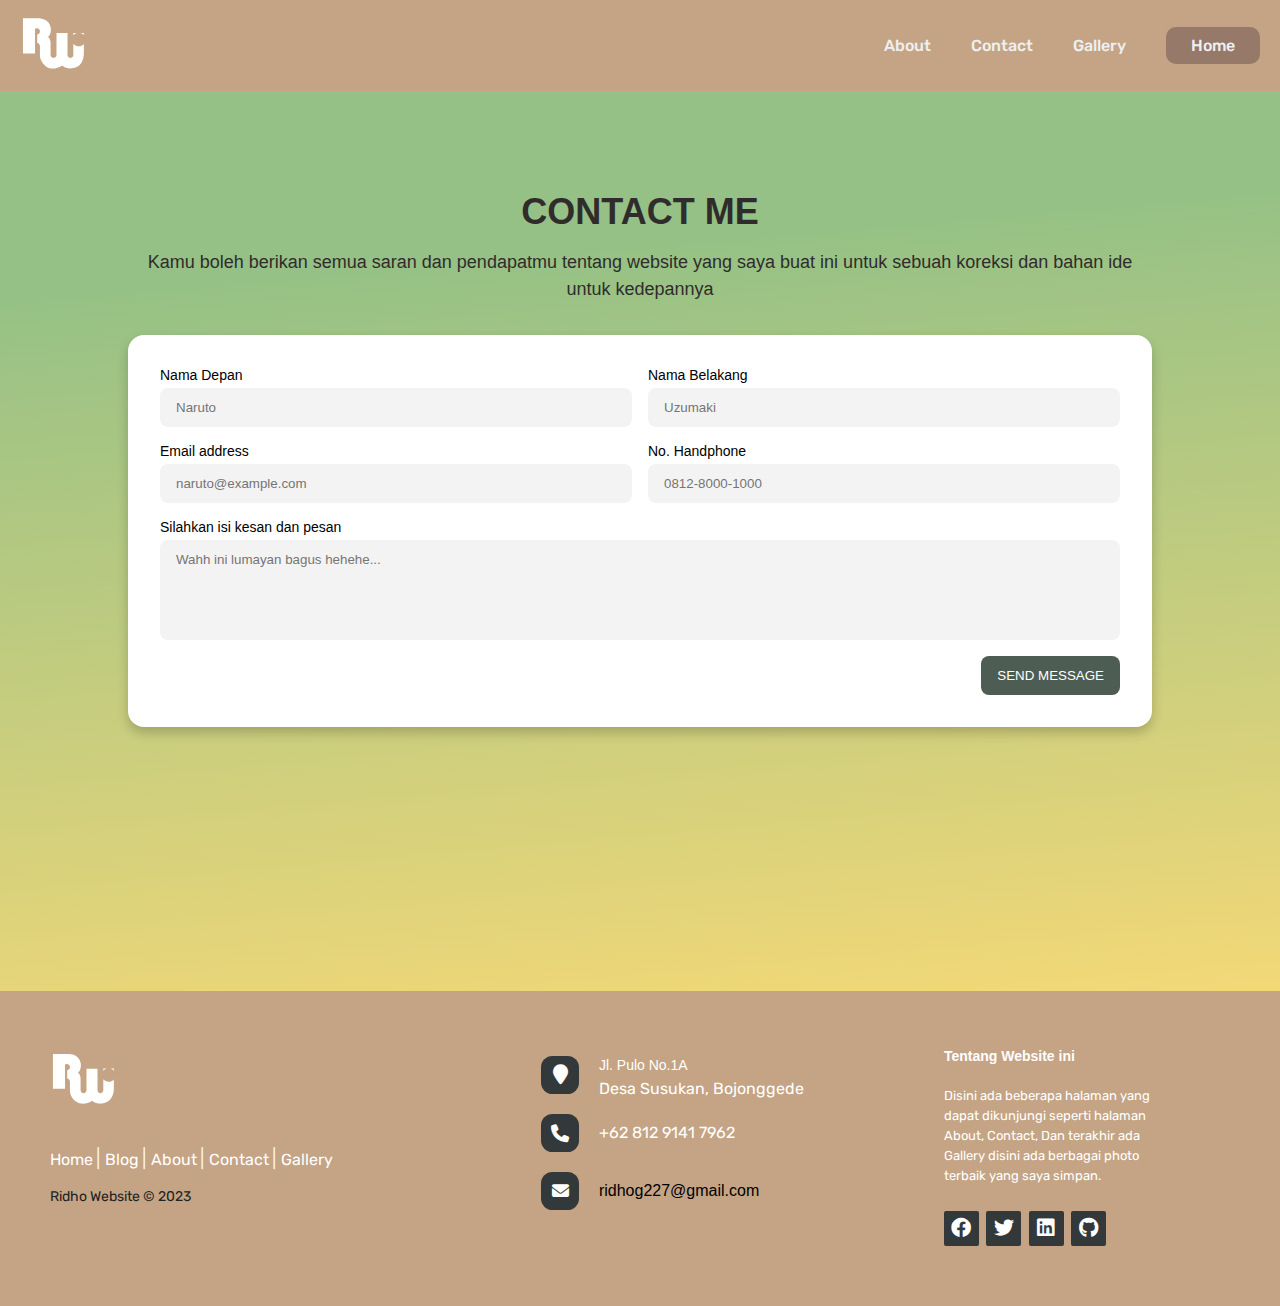
<file: contact/contact.html>
<!DOCTYPE html>
<html lang="en">
  <head>
    <meta charset="UTF-8" />
    <meta name="viewport" content="width=device-width, initial-scale=1.0" />
    <title>Ridho Website</title>
    <link rel="stylesheet" href="../style.css" />
    <link rel="stylesheet" href="contact.css" />
    <link rel="preconnect" href="https://fonts.googleapis.com" />
    <link rel="preconnect" href="https://fonts.gstatic.com" crossorigin />
    <link
      href="https://fonts.googleapis.com/css2?family=Barlow:wght@500&display=swap"
      rel="stylesheet"
    />
    <link href="https://fonts.googleapis.com/css2?family=Rubik&display=swap" rel="stylesheet" />
    <link href="https://fonts.googleapis.com/css2?family=Lobster&display=swap" rel="stylesheet" />
    <link href="https://fonts.googleapis.com/css?family=Lato" rel="stylesheet" type="text/css" />
    <link rel="stylesheet" href="../depedencies/fontawesome-free-6.4.0-web/css/all.css" />
    <link
      rel="stylesheet"
      href="../depedencies/samcome-webfont-medical-icons/webfont-medical-icons/css/wfmi-style.css"
    />
  </head>
  <body>
    <!--Bagian Header-->
    <header>
      <a class="logo" href="/"><img src="../images/logo.svg" alt="logo" /></a>
      <nav>
        <ul class="nav__links">
          <li><a href="about/about.html">About</a></li>
          <li><a href="contact/contact.html">Contact</a></li>
          <li><a href="#">Gallery</a></li>
        </ul>
      </nav>
      <a class="cta" href="#">Home</a>
      <p class="menu cta">Menu</p>
    </header>
    <div id="mobile__menu" class="overlay">
      <a class="close">&times;</a>
      <div class="overlay__content">
        <a href="#">About</a>
        <a href="#">Contact</a>
        <a href="#">Gallery</a>
      </div>
    </div>
    <script type="text/javascript" src="../javascript/script.js"></script>

    <!--Bagian Contact Form-->
    <section class="section-contact">
      <div class="container">
        <h1>Contact Me</h1>
        <p>
          Kamu boleh berikan semua saran dan pendapatmu tentang website yang saya buat ini untuk
          sebuah koreksi dan bahan ide untuk kedepannya
        </p>
        <!--start of contact form-->
        <form action="https://formsubmit.co/mridhosmkwi@gmail.com" method="post">
          <!--first name input-->
          <div class="form-group">
            <label for="firstname">Nama Depan</label>
            <input
              type="text"
              name="Nama_Depan"
              id="firstname"
              required
              class="form-element"
              placeholder="Naruto"
            />
          </div>
          <!--last name input-->
          <div class="form-group">
            <label for="lastname">Nama Belakang</label>
            <input
              type="text"
              name="Nama_Belakang"
              id="lastname"
              required
              class="form-element"
              placeholder="Uzumaki"
            />
          </div>
          <!--email input-->
          <div class="form-group">
            <label for="email">Email address</label>
            <input
              type="email"
              name="Email"
              id="email"
              required
              class="form-element"
              placeholder="naruto@example.com"
            />
          </div>
          <div class="form-group">
            <label for="company">No. Handphone</label>
            <input
              type="tel"
              name="No_Handphone"
              id="company"
              class="form-element"
              placeholder="0812-8000-1000"
              required
              pattern="[0-9]{4}-[0-9]{4}-[0-9]{4}"
            />
          </div>
          <div class="form-group full">
            <label for="message">Silahkan isi kesan dan pesan</label>
            <textarea
              name="Pesan"
              id="message"
              class="form-element"
              placeholder="Wahh ini lumayan bagus hehehe..."
            ></textarea>
          </div>
          <div class="submit-group">
            <input type="submit" value="SEND MESSAGE" />
          </div>
        </form>
      </div>
    </section>

    <!--Bagian footer-->
    <footer class="footer-distributed">
      <div class="footer-left">
        <h1><img src="../images/logo.svg" alt="logo" /></h1>
        <p class="footer-links">
          <a href="#" class="link-1">Home</a>
          <a href="#">Blog</a>
          <a href="#">About</a>
          <a href="#">Contact</a>
          <a href="#">Gallery</a>
        </p>
        <p class="footer-company-name">Ridho Website © 2023</p>
      </div>

      <div class="footer-center">
        <div>
          <i class="fa fa-map-marker"></i>
          <p><span>Jl. Pulo No.1A</span> Desa Susukan, Bojonggede</p>
        </div>

        <div>
          <i class="fa fa-phone"></i>
          <p>+62 812 9141 7962</p>
        </div>

        <div>
          <i class="fa fa-envelope"></i>
          <p><a href="mailto:support@company.com"> ridhog227@gmail.com</a></p>
        </div>
      </div>

      <div class="footer-right">
        <p class="footer-company-about">
          <span>Tentang Website ini</span>
          Disini ada beberapa halaman yang dapat dikunjungi seperti halaman About, Contact, Dan
          terakhir ada Gallery disini ada berbagai photo terbaik yang saya simpan.
        </p>

        <div class="footer-icons">
          <a href="#"><i class="fa-brands fa-facebook"></i></a>
          <a href="#"><i class="fa-brands fa-twitter"></i></a>
          <a href="#"><i class="fa-brands fa-linkedin"></i></a>
          <a href="#"><i class="fa-brands fa-github"></i></a>
        </div>
      </div>
    </footer>
  </body>
</html>
</file>
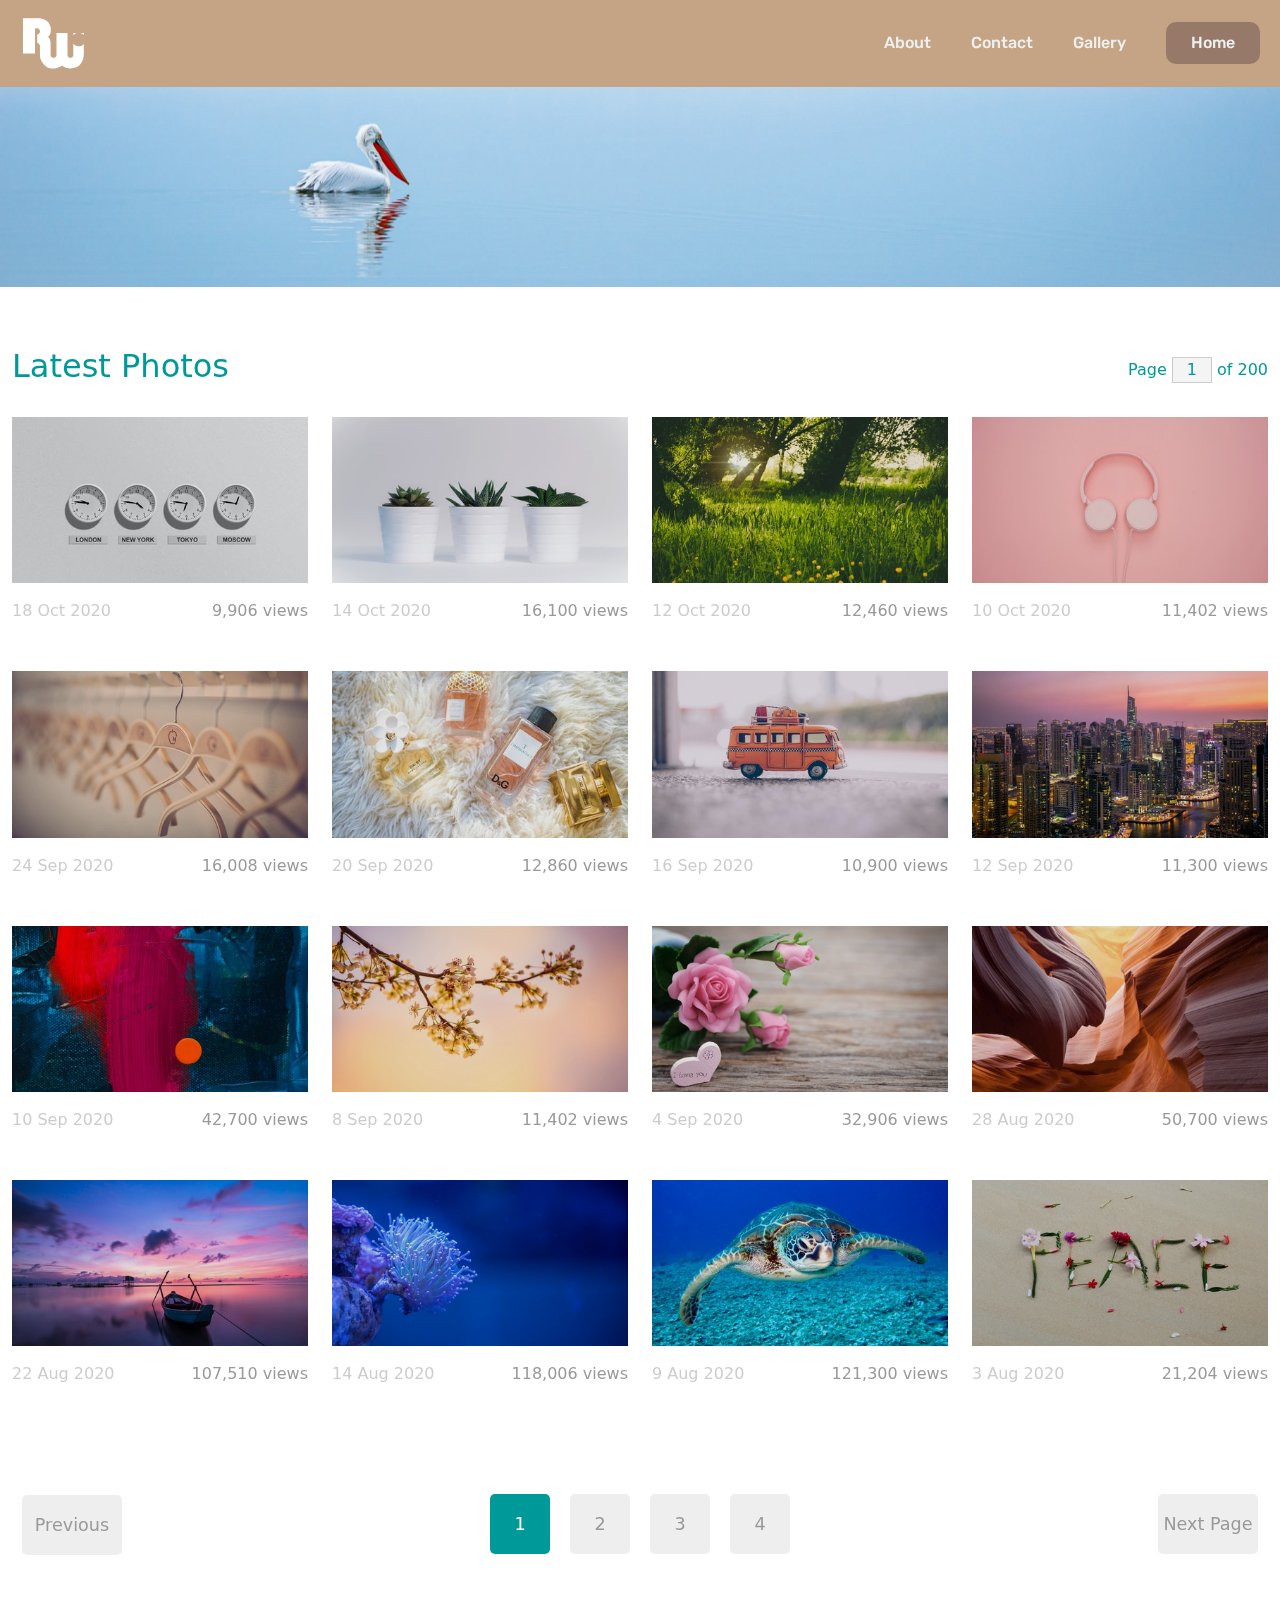
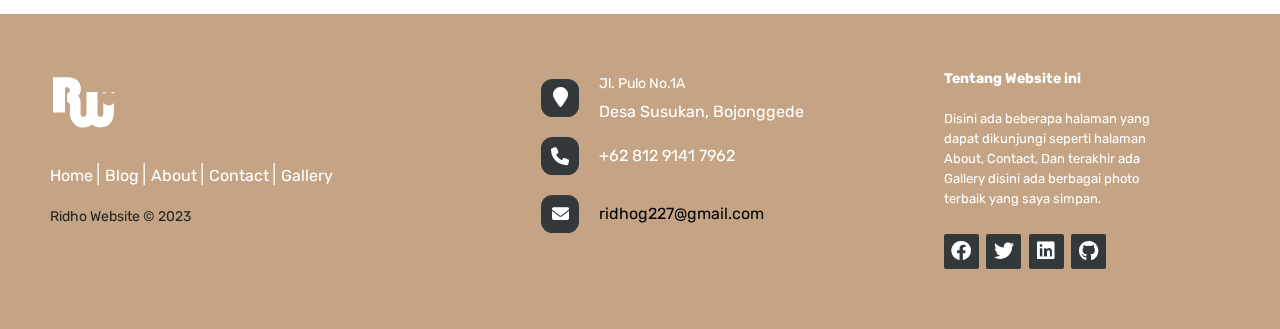
<file: gallery/gallery.html>
<!DOCTYPE html>
<html lang="id">
  <head>
    <meta charset="UTF-8" />
    <meta name="viewport" content="width=device-width, initial-scale=1.0" />
    <title>Ridho Website</title>
    <link rel="stylesheet" href="../style.css" />
    <link rel="stylesheet" href="templatemo-style.css" />
    <link rel="stylesheet" href="bootstrap.min.css" />
    <link rel="preconnect" href="https://fonts.googleapis.com" />
    <link rel="preconnect" href="https://fonts.gstatic.com" crossorigin />
    <link
      href="https://fonts.googleapis.com/css2?family=Barlow:wght@500&display=swap"
      rel="stylesheet"
    />
    <link href="https://fonts.googleapis.com/css2?family=Rubik&display=swap" rel="stylesheet" />
    <link href="https://fonts.googleapis.com/css2?family=Lobster&display=swap" rel="stylesheet" />
    <link href="https://fonts.googleapis.com/css?family=Lato" rel="stylesheet" type="text/css" />
    <link href="../depedencies/fontawesome-free-6.4.0-web/css/all.css" rel="stylesheet" />
  </head>
  <body>
    <!--Bagian Header-->
    <header>
      <a class="logo" href="/"><img src="../images/logo.svg" alt="logo" /></a>
      <div>
        <ul class="nav__links">
          <li><a href="../about/about.html">About</a></li>
          <li><a href="../contact/contact.html">Contact</a></li>
          <li><a href="#">Gallery</a></li>
        </ul>
      </div>
      <a class="cta" href="../index.html">Home</a>
      <p class="menu cta">Menu</p>
    </header>
    <div id="mobile__menu" class="overlay">
      <a class="close">&times;</a>
      <div class="overlay__content">
        <a href="#">About</a>
        <a href="#">Contact</a>
        <a href="#">Gallery</a>
      </div>
    </div>
    <script type="text/javascript" src="../javascript/script.js"></script>

    <!--Bagian Gallery-->
    <div
      class="tm-hero d-flex justify-content-center align-items-center"
      data-parallax="scroll"
      data-image-src="img/hero.jpg"
    ></div>
    <div class="container-fluid tm-container-content tm-mt-60">
      <div class="row mb-4">
        <h2 class="col-6 tm-text-primary">Latest Photos</h2>
        <div class="col-6 d-flex justify-content-end align-items-center">
          <form action="" class="tm-text-primary">
            Page <input type="text" value="1" size="1" class="tm-input-paging tm-text-primary" /> of
            200
          </form>
        </div>
      </div>
      <div class="row tm-mb-90 tm-gallery">
        <div class="col-xl-3 col-lg-4 col-md-6 col-sm-6 col-12 mb-5">
          <figure class="effect-ming tm-video-item">
            <img src="img/img-03.jpg" alt="Image" class="img-fluid" />
            <figcaption class="d-flex align-items-center justify-content-center"></figcaption>
          </figure>
          <div class="d-flex justify-content-between tm-text-gray">
            <span class="tm-text-gray-light">18 Oct 2020</span>
            <span>9,906 views</span>
          </div>
        </div>
        <div class="col-xl-3 col-lg-4 col-md-6 col-sm-6 col-12 mb-5">
          <figure class="effect-ming tm-video-item">
            <img src="img/img-04.jpg" alt="Image" class="img-fluid" />
            <figcaption class="d-flex align-items-center justify-content-center">
              <h2>Plants</h2>
              <a href="photo-detail.html">View more</a>
            </figcaption>
          </figure>
          <div class="d-flex justify-content-between tm-text-gray">
            <span class="tm-text-gray-light">14 Oct 2020</span>
            <span>16,100 views</span>
          </div>
        </div>
        <div class="col-xl-3 col-lg-4 col-md-6 col-sm-6 col-12 mb-5">
          <figure class="effect-ming tm-video-item">
            <img src="img/img-05.jpg" alt="Image" class="img-fluid" />
            <figcaption class="d-flex align-items-center justify-content-center">
              <h2>Morning</h2>
              <a href="photo-detail.html">View more</a>
            </figcaption>
          </figure>
          <div class="d-flex justify-content-between tm-text-gray">
            <span class="tm-text-gray-light">12 Oct 2020</span>
            <span>12,460 views</span>
          </div>
        </div>
        <div class="col-xl-3 col-lg-4 col-md-6 col-sm-6 col-12 mb-5">
          <figure class="effect-ming tm-video-item">
            <img src="img/img-06.jpg" alt="Image" class="img-fluid" />
            <figcaption class="d-flex align-items-center justify-content-center">
              <h2>Pinky</h2>
              <a href="photo-detail.html">View more</a>
            </figcaption>
          </figure>
          <div class="d-flex justify-content-between tm-text-gray">
            <span class="tm-text-gray-light">10 Oct 2020</span>
            <span>11,402 views</span>
          </div>
        </div>
        <div class="col-xl-3 col-lg-4 col-md-6 col-sm-6 col-12 mb-5">
          <figure class="effect-ming tm-video-item">
            <img src="img/img-01.jpg" alt="Image" class="img-fluid" />
            <figcaption class="d-flex align-items-center justify-content-center">
              <h2>Hangers</h2>
              <a href="photo-detail.html">View more</a>
            </figcaption>
          </figure>
          <div class="d-flex justify-content-between tm-text-gray">
            <span class="tm-text-gray-light">24 Sep 2020</span>
            <span>16,008 views</span>
          </div>
        </div>
        <div class="col-xl-3 col-lg-4 col-md-6 col-sm-6 col-12 mb-5">
          <figure class="effect-ming tm-video-item">
            <img src="img/img-02.jpg" alt="Image" class="img-fluid" />
            <figcaption class="d-flex align-items-center justify-content-center">
              <h2>Perfumes</h2>
              <a href="photo-detail.html">View more</a>
            </figcaption>
          </figure>
          <div class="d-flex justify-content-between tm-text-gray">
            <span class="tm-text-gray-light">20 Sep 2020</span>
            <span>12,860 views</span>
          </div>
        </div>
        <div class="col-xl-3 col-lg-4 col-md-6 col-sm-6 col-12 mb-5">
          <figure class="effect-ming tm-video-item">
            <img src="img/img-07.jpg" alt="Image" class="img-fluid" />
            <figcaption class="d-flex align-items-center justify-content-center">
              <h2>Bus</h2>
              <a href="photo-detail.html">View more</a>
            </figcaption>
          </figure>
          <div class="d-flex justify-content-between tm-text-gray">
            <span class="tm-text-gray-light">16 Sep 2020</span>
            <span>10,900 views</span>
          </div>
        </div>
        <div class="col-xl-3 col-lg-4 col-md-6 col-sm-6 col-12 mb-5">
          <figure class="effect-ming tm-video-item">
            <img src="img/img-08.jpg" alt="Image" class="img-fluid" />
            <figcaption class="d-flex align-items-center justify-content-center">
              <h2>New York</h2>
              <a href="photo-detail.html">View more</a>
            </figcaption>
          </figure>
          <div class="d-flex justify-content-between tm-text-gray">
            <span class="tm-text-gray-light">12 Sep 2020</span>
            <span>11,300 views</span>
          </div>
        </div>
        <div class="col-xl-3 col-lg-4 col-md-6 col-sm-6 col-12 mb-5">
          <figure class="effect-ming tm-video-item">
            <img src="img/img-09.jpg" alt="Image" class="img-fluid" />
            <figcaption class="d-flex align-items-center justify-content-center">
              <h2>Abstract</h2>
              <a href="photo-detail.html">View more</a>
            </figcaption>
          </figure>
          <div class="d-flex justify-content-between tm-text-gray">
            <span class="tm-text-gray-light">10 Sep 2020</span>
            <span>42,700 views</span>
          </div>
        </div>
        <div class="col-xl-3 col-lg-4 col-md-6 col-sm-6 col-12 mb-5">
          <figure class="effect-ming tm-video-item">
            <img src="img/img-10.jpg" alt="Image" class="img-fluid" />
            <figcaption class="d-flex align-items-center justify-content-center">
              <h2>Flowers</h2>
              <a href="photo-detail.html">View more</a>
            </figcaption>
          </figure>
          <div class="d-flex justify-content-between tm-text-gray">
            <span class="tm-text-gray-light">8 Sep 2020</span>
            <span>11,402 views</span>
          </div>
        </div>
        <div class="col-xl-3 col-lg-4 col-md-6 col-sm-6 col-12 mb-5">
          <figure class="effect-ming tm-video-item">
            <img src="img/img-11.jpg" alt="Image" class="img-fluid" />
            <figcaption class="d-flex align-items-center justify-content-center">
              <h2>Rosy</h2>
              <a href="photo-detail.html">View more</a>
            </figcaption>
          </figure>
          <div class="d-flex justify-content-between tm-text-gray">
            <span class="tm-text-gray-light">4 Sep 2020</span>
            <span>32,906 views</span>
          </div>
        </div>
        <div class="col-xl-3 col-lg-4 col-md-6 col-sm-6 col-12 mb-5">
          <figure class="effect-ming tm-video-item">
            <img src="img/img-12.jpg" alt="Image" class="img-fluid" />
            <figcaption class="d-flex align-items-center justify-content-center">
              <h2>Rocki</h2>
              <a href="photo-detail.html">View more</a>
            </figcaption>
          </figure>
          <div class="d-flex justify-content-between tm-text-gray">
            <span class="tm-text-gray-light">28 Aug 2020</span>
            <span>50,700 views</span>
          </div>
        </div>
        <div class="col-xl-3 col-lg-4 col-md-6 col-sm-6 col-12 mb-5">
          <figure class="effect-ming tm-video-item">
            <img src="img/img-13.jpg" alt="Image" class="img-fluid" />
            <figcaption class="d-flex align-items-center justify-content-center">
              <h2>Purple</h2>
              <a href="photo-detail.html">View more</a>
            </figcaption>
          </figure>
          <div class="d-flex justify-content-between tm-text-gray">
            <span class="tm-text-gray-light">22 Aug 2020</span>
            <span>107,510 views</span>
          </div>
        </div>
        <div class="col-xl-3 col-lg-4 col-md-6 col-sm-6 col-12 mb-5">
          <figure class="effect-ming tm-video-item">
            <img src="img/img-14.jpg" alt="Image" class="img-fluid" />
            <figcaption class="d-flex align-items-center justify-content-center">
              <h2>Sea</h2>
              <a href="photo-detail.html">View more</a>
            </figcaption>
          </figure>
          <div class="d-flex justify-content-between tm-text-gray">
            <span class="tm-text-gray-light">14 Aug 2020</span>
            <span>118,006 views</span>
          </div>
        </div>
        <div class="col-xl-3 col-lg-4 col-md-6 col-sm-6 col-12 mb-5">
          <figure class="effect-ming tm-video-item">
            <img src="img/img-15.jpg" alt="Image" class="img-fluid" />
            <figcaption class="d-flex align-items-center justify-content-center">
              <h2>Turtle</h2>
              <a href="photo-detail.html">View more</a>
            </figcaption>
          </figure>
          <div class="d-flex justify-content-between tm-text-gray">
            <span class="tm-text-gray-light">9 Aug 2020</span>
            <span>121,300 views</span>
          </div>
        </div>
        <div class="col-xl-3 col-lg-4 col-md-6 col-sm-6 col-12 mb-5">
          <figure class="effect-ming tm-video-item">
            <img src="img/img-16.jpg" alt="Image" class="img-fluid" />
            <figcaption class="d-flex align-items-center justify-content-center">
              <h2>Peace</h2>
              <a href="photo-detail.html">View more</a>
            </figcaption>
          </figure>
          <div class="d-flex justify-content-between tm-text-gray">
            <span class="tm-text-gray-light">3 Aug 2020</span>
            <span>21,204 views</span>
          </div>
        </div>
      </div>
      <!-- row -->
      <div class="row tm-mb-90">
        <div class="col-12 d-flex justify-content-between align-items-center tm-paging-col">
          <a href="javascript:void(0);" class="tm-btn-prev mb-2 disabled">Previous</a>
          <div class="tm-paging d-flex">
            <a href="javascript:void(0);" class="active tm-paging-link">1</a>
            <a href="javascript:void(0);" class="tm-paging-link">2</a>
            <a href="javascript:void(0);" class="tm-paging-link">3</a>
            <a href="javascript:void(0);" class="tm-paging-link">4</a>
          </div>
          <a href="javascript:void(0);" class="tm-btn-next">Next Page</a>
        </div>
      </div>
    </div>
    <script src="../javascript/plugins.js"></script>

    <!--Bagian footer-->
    <footer class="footer-distributed">
      <div class="footer-left">
        <h1><img src="../images/logo.svg" alt="logo" /></h1>
        <p class="footer-links">
          <a href="#" class="link-1">Home</a>
          <a href="#">Blog</a>
          <a href="#">About</a>
          <a href="#">Contact</a>
          <a href="#">Gallery</a>
        </p>

        <p class="footer-company-name">Ridho Website © 2023</p>
      </div>

      <div class="footer-center">
        <div>
          <i class="fa fa-map-marker"></i>
          <p><span>Jl. Pulo No.1A</span> Desa Susukan, Bojonggede</p>
        </div>

        <div>
          <i class="fa fa-phone"></i>
          <p>+62 812 9141 7962</p>
        </div>

        <div>
          <i class="fa fa-envelope"></i>
          <p><a href="mailto:support@company.com"> ridhog227@gmail.com</a></p>
        </div>
      </div>

      <div class="footer-right">
        <p class="footer-company-about">
          <span>Tentang Website ini</span>
          Disini ada beberapa halaman yang dapat dikunjungi seperti halaman About, Contact, Dan
          terakhir ada Gallery disini ada berbagai photo terbaik yang saya simpan.
        </p>

        <div class="footer-icons">
          <a href="#"><i class="fa-brands fa-facebook"></i></a>
          <a href="#"><i class="fa-brands fa-twitter"></i></a>
          <a href="#"><i class="fa-brands fa-linkedin"></i></a>
          <a href="#"><i class="fa-brands fa-github"></i></a>
        </div>
      </div>
    </footer>
  </body>
</html>
</file>
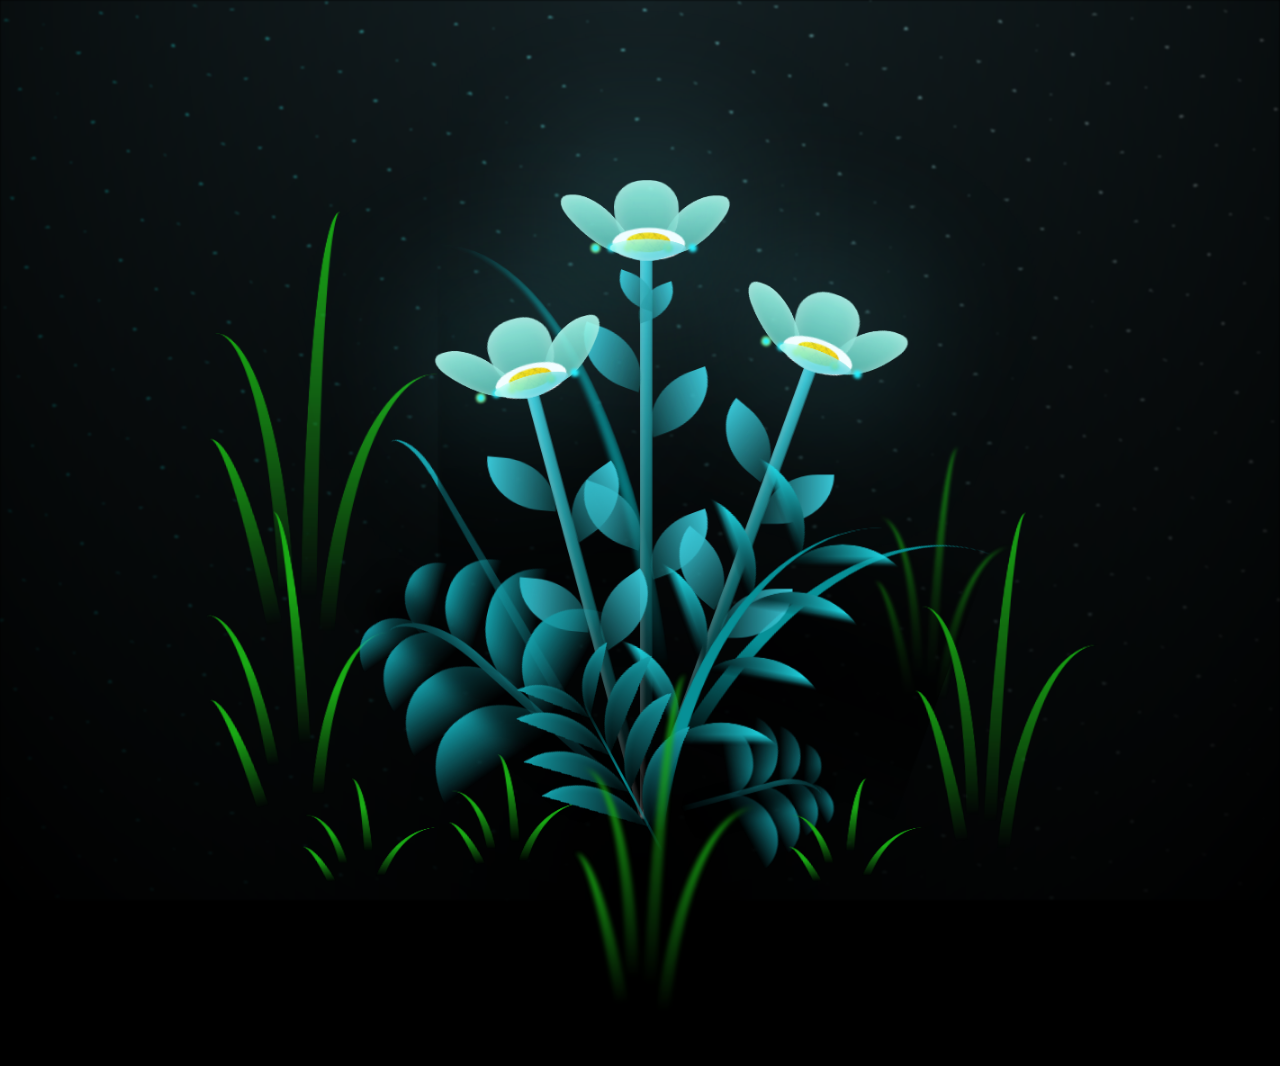
<file: images/bunga/flower.html>
<!DOCTYPE html>
<html lang="en">
  <head>
    <meta charset="UTF-8" />
    <meta http-equiv="X-UA-Compatible" content="IE=edge" />
    <meta name="viewport" content="width=device-width, initial-scale=1.0" />
    <link rel="stylesheet" href="css/main.css" />
    <link rel="icon" href="img/flowers.png" type="image/x-icon" />
    <title>flowers</title>
  </head>
  <body class="container">
    <div class="night"></div>
    <div class="flowers">
      <div class="flower flower--1">
        <div class="flower__leafs flower__leafs--1">
          <div class="flower__leaf flower__leaf--1"></div>
          <div class="flower__leaf flower__leaf--2"></div>
          <div class="flower__leaf flower__leaf--3"></div>
          <div class="flower__leaf flower__leaf--4"></div>
          <div class="flower__white-circle"></div>

          <div class="flower__light flower__light--1"></div>
          <div class="flower__light flower__light--2"></div>
          <div class="flower__light flower__light--3"></div>
          <div class="flower__light flower__light--4"></div>
          <div class="flower__light flower__light--5"></div>
          <div class="flower__light flower__light--6"></div>
          <div class="flower__light flower__light--7"></div>
          <div class="flower__light flower__light--8"></div>
        </div>
        <div class="flower__line">
          <div class="flower__line__leaf flower__line__leaf--1"></div>
          <div class="flower__line__leaf flower__line__leaf--2"></div>
          <div class="flower__line__leaf flower__line__leaf--3"></div>
          <div class="flower__line__leaf flower__line__leaf--4"></div>
          <div class="flower__line__leaf flower__line__leaf--5"></div>
          <div class="flower__line__leaf flower__line__leaf--6"></div>
        </div>
      </div>

      <div class="flower flower--2">
        <div class="flower__leafs flower__leafs--2">
          <div class="flower__leaf flower__leaf--1"></div>
          <div class="flower__leaf flower__leaf--2"></div>
          <div class="flower__leaf flower__leaf--3"></div>
          <div class="flower__leaf flower__leaf--4"></div>
          <div class="flower__white-circle"></div>

          <div class="flower__light flower__light--1"></div>
          <div class="flower__light flower__light--2"></div>
          <div class="flower__light flower__light--3"></div>
          <div class="flower__light flower__light--4"></div>
          <div class="flower__light flower__light--5"></div>
          <div class="flower__light flower__light--6"></div>
          <div class="flower__light flower__light--7"></div>
          <div class="flower__light flower__light--8"></div>
        </div>
        <div class="flower__line">
          <div class="flower__line__leaf flower__line__leaf--1"></div>
          <div class="flower__line__leaf flower__line__leaf--2"></div>
          <div class="flower__line__leaf flower__line__leaf--3"></div>
          <div class="flower__line__leaf flower__line__leaf--4"></div>
        </div>
      </div>

      <div class="flower flower--3">
        <div class="flower__leafs flower__leafs--3">
          <div class="flower__leaf flower__leaf--1"></div>
          <div class="flower__leaf flower__leaf--2"></div>
          <div class="flower__leaf flower__leaf--3"></div>
          <div class="flower__leaf flower__leaf--4"></div>
          <div class="flower__white-circle"></div>

          <div class="flower__light flower__light--1"></div>
          <div class="flower__light flower__light--2"></div>
          <div class="flower__light flower__light--3"></div>
          <div class="flower__light flower__light--4"></div>
          <div class="flower__light flower__light--5"></div>
          <div class="flower__light flower__light--6"></div>
          <div class="flower__light flower__light--7"></div>
          <div class="flower__light flower__light--8"></div>
        </div>
        <div class="flower__line">
          <div class="flower__line__leaf flower__line__leaf--1"></div>
          <div class="flower__line__leaf flower__line__leaf--2"></div>
          <div class="flower__line__leaf flower__line__leaf--3"></div>
          <div class="flower__line__leaf flower__line__leaf--4"></div>
        </div>
      </div>

      <div class="grow-ans" style="--d: 1.2s">
        <div class="flower__g-long">
          <div class="flower__g-long__top"></div>
          <div class="flower__g-long__bottom"></div>
        </div>
      </div>

      <div class="growing-grass">
        <div class="flower__grass flower__grass--1">
          <div class="flower__grass--top"></div>
          <div class="flower__grass--bottom"></div>
          <div class="flower__grass__leaf flower__grass__leaf--1"></div>
          <div class="flower__grass__leaf flower__grass__leaf--2"></div>
          <div class="flower__grass__leaf flower__grass__leaf--3"></div>
          <div class="flower__grass__leaf flower__grass__leaf--4"></div>
          <div class="flower__grass__leaf flower__grass__leaf--5"></div>
          <div class="flower__grass__leaf flower__grass__leaf--6"></div>
          <div class="flower__grass__leaf flower__grass__leaf--7"></div>
          <div class="flower__grass__leaf flower__grass__leaf--8"></div>
          <div class="flower__grass__overlay"></div>
        </div>
      </div>

      <div class="growing-grass">
        <div class="flower__grass flower__grass--2">
          <div class="flower__grass--top"></div>
          <div class="flower__grass--bottom"></div>
          <div class="flower__grass__leaf flower__grass__leaf--1"></div>
          <div class="flower__grass__leaf flower__grass__leaf--2"></div>
          <div class="flower__grass__leaf flower__grass__leaf--3"></div>
          <div class="flower__grass__leaf flower__grass__leaf--4"></div>
          <div class="flower__grass__leaf flower__grass__leaf--5"></div>
          <div class="flower__grass__leaf flower__grass__leaf--6"></div>
          <div class="flower__grass__leaf flower__grass__leaf--7"></div>
          <div class="flower__grass__leaf flower__grass__leaf--8"></div>
          <div class="flower__grass__overlay"></div>
        </div>
      </div>

      <div class="grow-ans" style="--d: 2.4s">
        <div class="flower__g-right flower__g-right--1">
          <div class="leaf"></div>
        </div>
      </div>

      <div class="grow-ans" style="--d: 2.8s">
        <div class="flower__g-right flower__g-right--2">
          <div class="leaf"></div>
        </div>
      </div>

      <div class="grow-ans" style="--d: 2.8s">
        <div class="flower__g-front">
          <div class="flower__g-front__leaf-wrapper flower__g-front__leaf-wrapper--1">
            <div class="flower__g-front__leaf"></div>
          </div>
          <div class="flower__g-front__leaf-wrapper flower__g-front__leaf-wrapper--2">
            <div class="flower__g-front__leaf"></div>
          </div>
          <div class="flower__g-front__leaf-wrapper flower__g-front__leaf-wrapper--3">
            <div class="flower__g-front__leaf"></div>
          </div>
          <div class="flower__g-front__leaf-wrapper flower__g-front__leaf-wrapper--4">
            <div class="flower__g-front__leaf"></div>
          </div>
          <div class="flower__g-front__leaf-wrapper flower__g-front__leaf-wrapper--5">
            <div class="flower__g-front__leaf"></div>
          </div>
          <div class="flower__g-front__leaf-wrapper flower__g-front__leaf-wrapper--6">
            <div class="flower__g-front__leaf"></div>
          </div>
          <div class="flower__g-front__leaf-wrapper flower__g-front__leaf-wrapper--7">
            <div class="flower__g-front__leaf"></div>
          </div>
          <div class="flower__g-front__leaf-wrapper flower__g-front__leaf-wrapper--8">
            <div class="flower__g-front__leaf"></div>
          </div>
          <div class="flower__g-front__line"></div>
        </div>
      </div>

      <div class="grow-ans" style="--d: 3.2s">
        <div class="flower__g-fr">
          <div class="leaf"></div>
          <div class="flower__g-fr__leaf flower__g-fr__leaf--1"></div>
          <div class="flower__g-fr__leaf flower__g-fr__leaf--2"></div>
          <div class="flower__g-fr__leaf flower__g-fr__leaf--3"></div>
          <div class="flower__g-fr__leaf flower__g-fr__leaf--4"></div>
          <div class="flower__g-fr__leaf flower__g-fr__leaf--5"></div>
          <div class="flower__g-fr__leaf flower__g-fr__leaf--6"></div>
          <div class="flower__g-fr__leaf flower__g-fr__leaf--7"></div>
          <div class="flower__g-fr__leaf flower__g-fr__leaf--8"></div>
        </div>
      </div>

      <div class="long-g long-g--0">
        <div class="grow-ans" style="--d: 3s">
          <div class="leaf leaf--0"></div>
        </div>
        <div class="grow-ans" style="--d: 2.2s">
          <div class="leaf leaf--1"></div>
        </div>
        <div class="grow-ans" style="--d: 3.4s">
          <div class="leaf leaf--2"></div>
        </div>
        <div class="grow-ans" style="--d: 3.6s">
          <div class="leaf leaf--3"></div>
        </div>
      </div>

      <div class="long-g long-g--1">
        <div class="grow-ans" style="--d: 3.6s">
          <div class="leaf leaf--0"></div>
        </div>
        <div class="grow-ans" style="--d: 3.8s">
          <div class="leaf leaf--1"></div>
        </div>
        <div class="grow-ans" style="--d: 4s">
          <div class="leaf leaf--2"></div>
        </div>
        <div class="grow-ans" style="--d: 4.2s">
          <div class="leaf leaf--3"></div>
        </div>
      </div>

      <div class="long-g long-g--2">
        <div class="grow-ans" style="--d: 4s">
          <div class="leaf leaf--0"></div>
        </div>
        <div class="grow-ans" style="--d: 4.2s">
          <div class="leaf leaf--1"></div>
        </div>
        <div class="grow-ans" style="--d: 4.4s">
          <div class="leaf leaf--2"></div>
        </div>
        <div class="grow-ans" style="--d: 4.6s">
          <div class="leaf leaf--3"></div>
        </div>
      </div>

      <div class="long-g long-g--3">
        <div class="grow-ans" style="--d: 4s">
          <div class="leaf leaf--0"></div>
        </div>
        <div class="grow-ans" style="--d: 4.2s">
          <div class="leaf leaf--1"></div>
        </div>
        <div class="grow-ans" style="--d: 3s">
          <div class="leaf leaf--2"></div>
        </div>
        <div class="grow-ans" style="--d: 3.6s">
          <div class="leaf leaf--3"></div>
        </div>
      </div>

      <div class="long-g long-g--4">
        <div class="grow-ans" style="--d: 4s">
          <div class="leaf leaf--0"></div>
        </div>
        <div class="grow-ans" style="--d: 4.2s">
          <div class="leaf leaf--1"></div>
        </div>
        <div class="grow-ans" style="--d: 3s">
          <div class="leaf leaf--2"></div>
        </div>
        <div class="grow-ans" style="--d: 3.6s">
          <div class="leaf leaf--3"></div>
        </div>
      </div>

      <div class="long-g long-g--5">
        <div class="grow-ans" style="--d: 4s">
          <div class="leaf leaf--0"></div>
        </div>
        <div class="grow-ans" style="--d: 4.2s">
          <div class="leaf leaf--1"></div>
        </div>
        <div class="grow-ans" style="--d: 3s">
          <div class="leaf leaf--2"></div>
        </div>
        <div class="grow-ans" style="--d: 3.6s">
          <div class="leaf leaf--3"></div>
        </div>
      </div>

      <div class="long-g long-g--6">
        <div class="grow-ans" style="--d: 4.2s">
          <div class="leaf leaf--0"></div>
        </div>
        <div class="grow-ans" style="--d: 4.4s">
          <div class="leaf leaf--1"></div>
        </div>
        <div class="grow-ans" style="--d: 4.6s">
          <div class="leaf leaf--2"></div>
        </div>
        <div class="grow-ans" style="--d: 4.8s">
          <div class="leaf leaf--3"></div>
        </div>
      </div>

      <div class="long-g long-g--7">
        <div class="grow-ans" style="--d: 3s">
          <div class="leaf leaf--0"></div>
        </div>
        <div class="grow-ans" style="--d: 3.2s">
          <div class="leaf leaf--1"></div>
        </div>
        <div class="grow-ans" style="--d: 3.5s">
          <div class="leaf leaf--2"></div>
        </div>
        <div class="grow-ans" style="--d: 3.6s">
          <div class="leaf leaf--3"></div>
        </div>
      </div>
    </div>
    <script src="main.js"></script>
  </body>
</html>
</file>
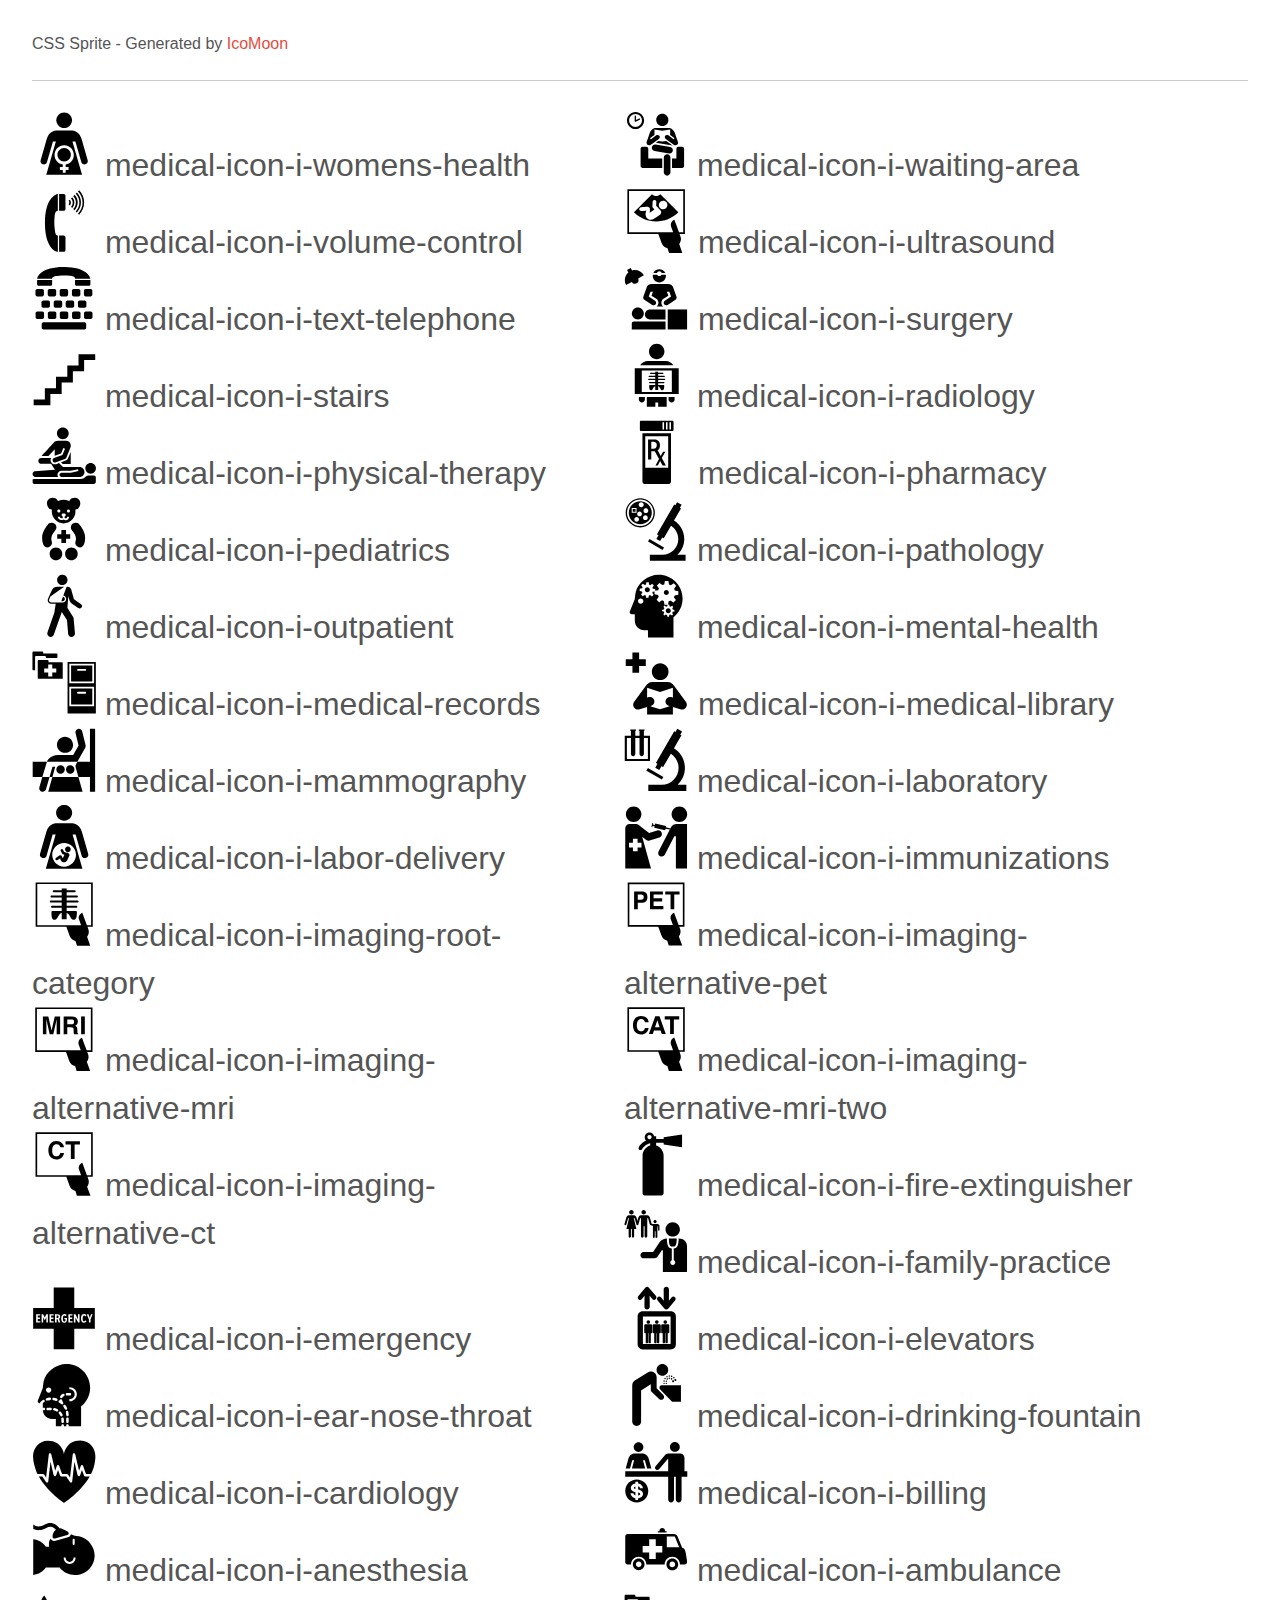
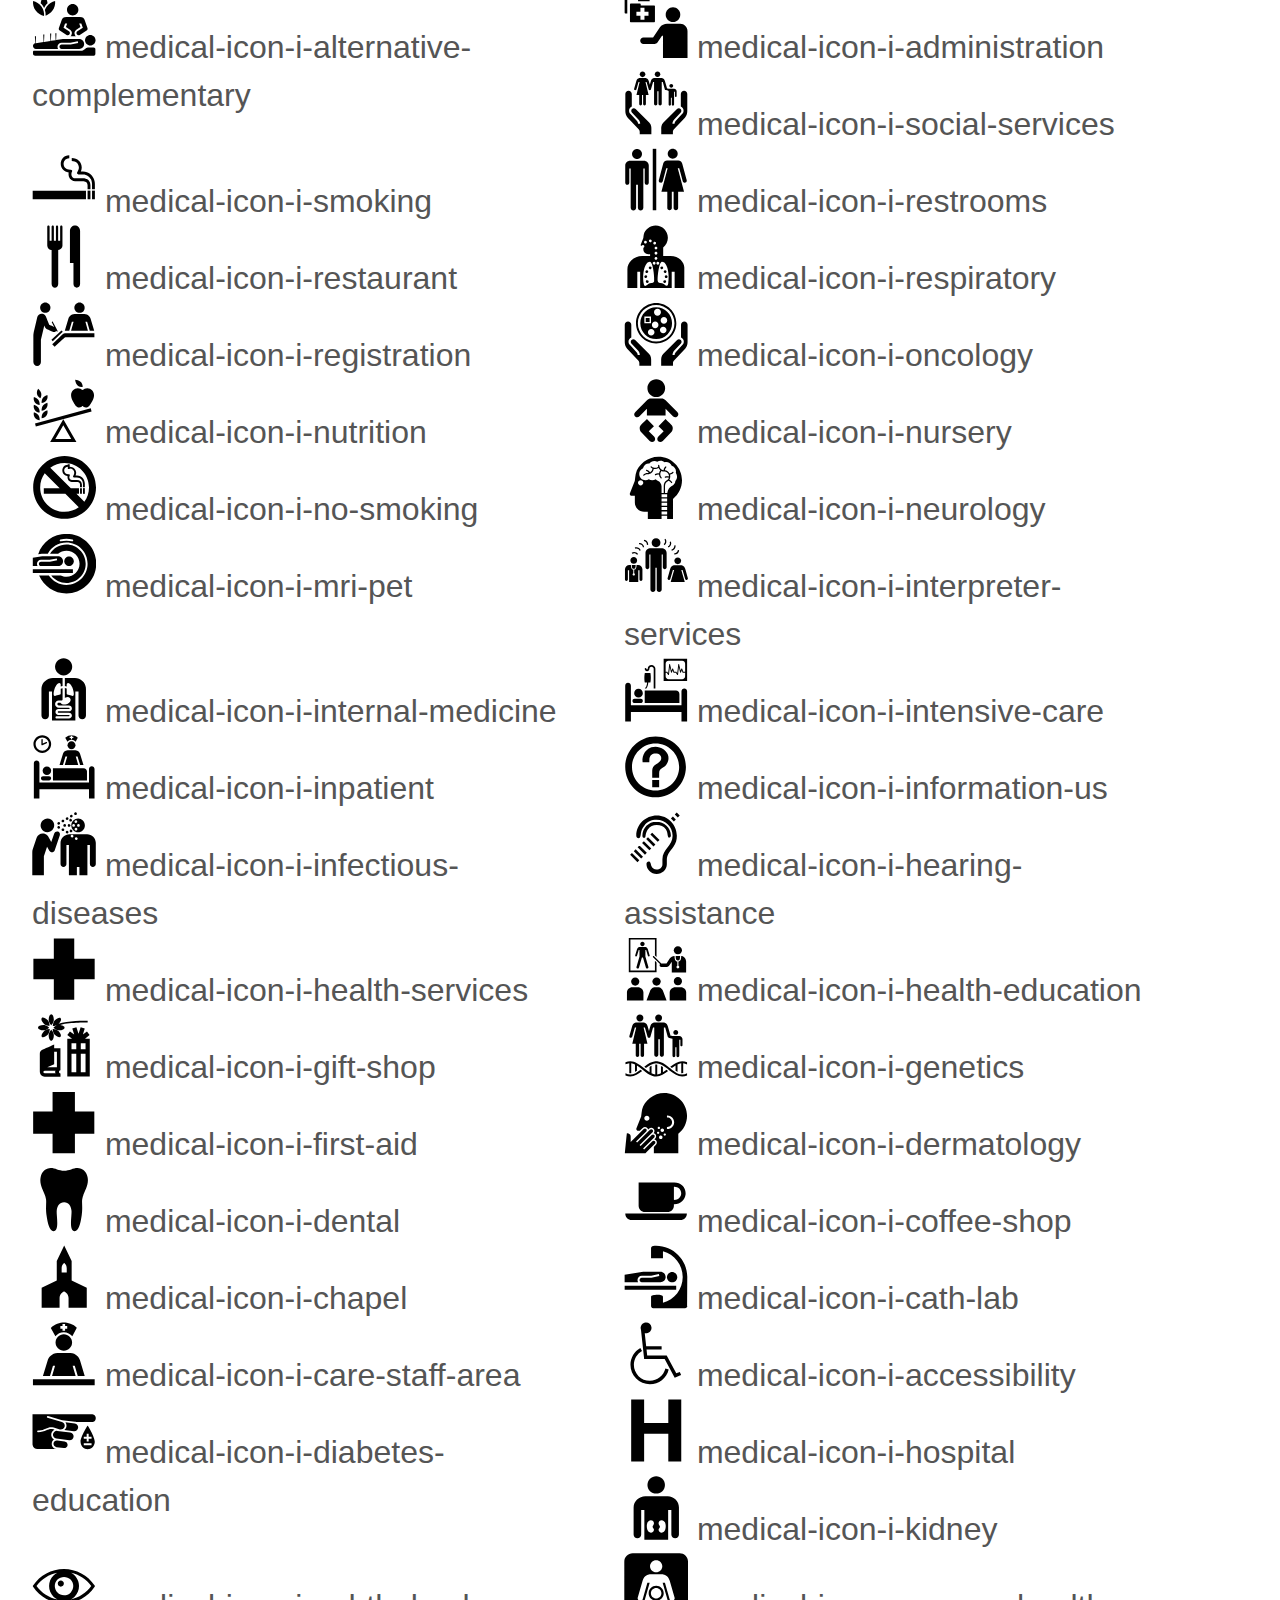
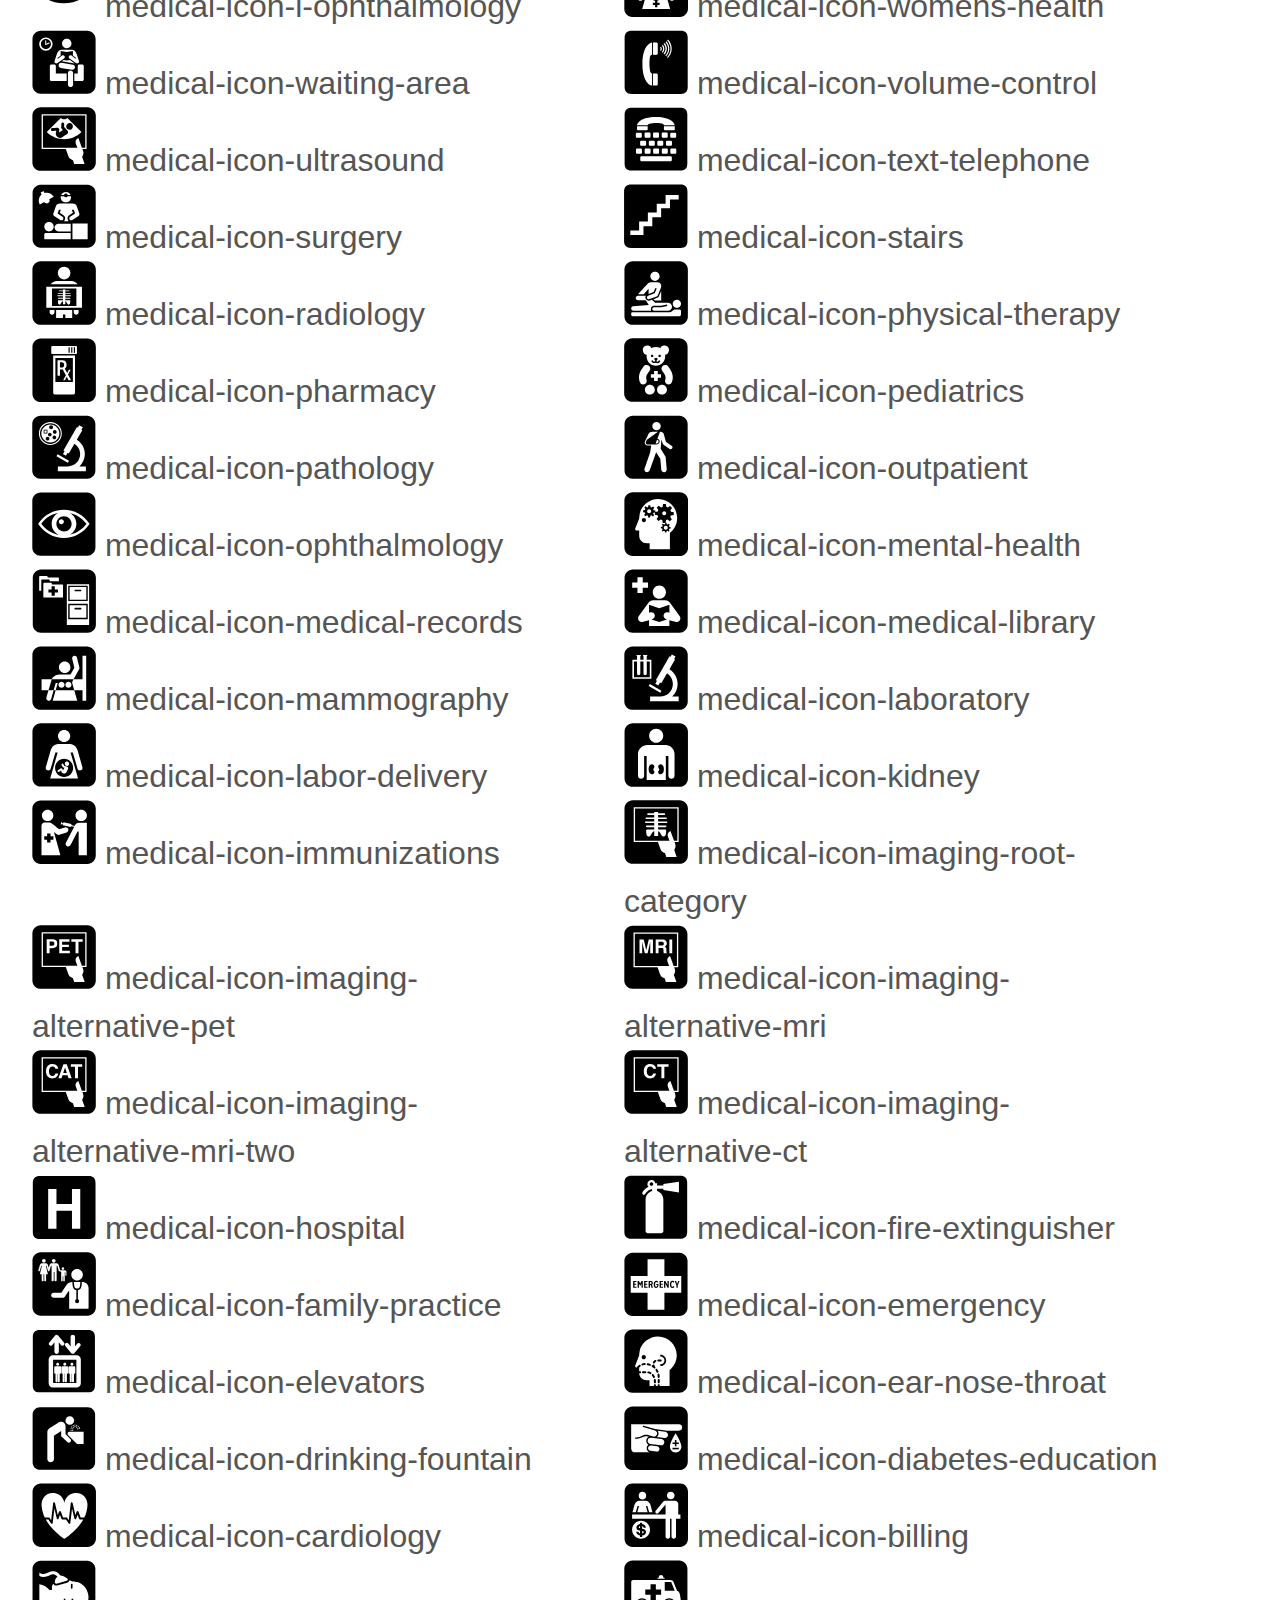
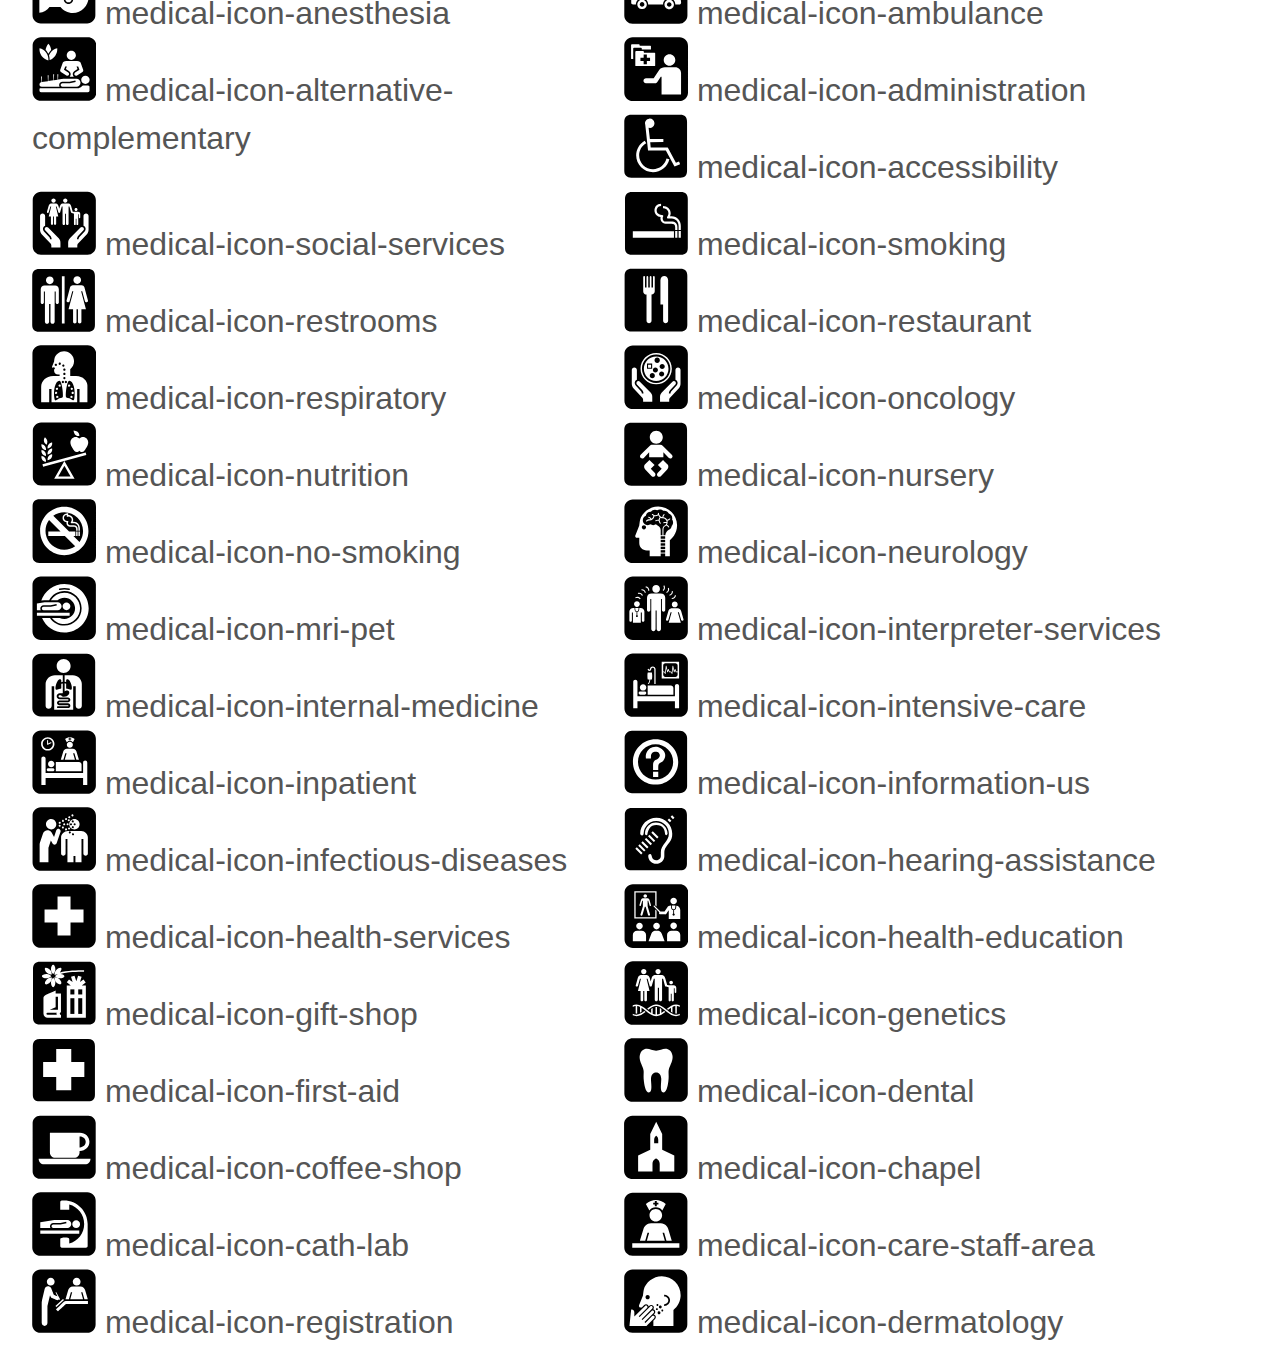
<file: depedencies/samcome-webfont-medical-icons/sprites/sprites.html>
<!doctype html>
<html>
<head>
	<title>CSS Sprite</title>
	<meta charset="utf-8">
	<meta name="viewport" content="width=device-width">
	<link href="sprites.css" rel="stylesheet">
</head>
<style>
	body {
		font-family: sans-serif;
		color: #555;
		margin: 2em;
		line-height: 1.5;
	}
	a, a:visited {
		color: #e74c3c;
		text-decoration: none;
	}
	a:hover {
		box-shadow: 0 1px;
	}
	header {
		padding-bottom: .5em;
		margin-bottom: 2em;
		box-shadow: 0 1px #ccc;
	}
	.cell {
		float: left;
		margin-right: 1.5em;
		font-size: 2em;
		color: #0;
		width: 17em;
		overflow: hidden;
	}
</style>
<body>
<header>
	<p>CSS Sprite - Generated by <a href="http://icomoon.io/app">IcoMoon</a></p>
</header>
<div class="cell"><span class="medical-icon-i-womens-health"></span> medical-icon-i-womens-health</div>
<div class="cell"><span class="medical-icon-i-waiting-area"></span> medical-icon-i-waiting-area</div>
<div class="cell"><span class="medical-icon-i-volume-control"></span> medical-icon-i-volume-control</div>
<div class="cell"><span class="medical-icon-i-ultrasound"></span> medical-icon-i-ultrasound</div>
<div class="cell"><span class="medical-icon-i-text-telephone"></span> medical-icon-i-text-telephone</div>
<div class="cell"><span class="medical-icon-i-surgery"></span> medical-icon-i-surgery</div>
<div class="cell"><span class="medical-icon-i-stairs"></span> medical-icon-i-stairs</div>
<div class="cell"><span class="medical-icon-i-radiology"></span> medical-icon-i-radiology</div>
<div class="cell"><span class="medical-icon-i-physical-therapy"></span> medical-icon-i-physical-therapy</div>
<div class="cell"><span class="medical-icon-i-pharmacy"></span> medical-icon-i-pharmacy</div>
<div class="cell"><span class="medical-icon-i-pediatrics"></span> medical-icon-i-pediatrics</div>
<div class="cell"><span class="medical-icon-i-pathology"></span> medical-icon-i-pathology</div>
<div class="cell"><span class="medical-icon-i-outpatient"></span> medical-icon-i-outpatient</div>
<div class="cell"><span class="medical-icon-i-mental-health"></span> medical-icon-i-mental-health</div>
<div class="cell"><span class="medical-icon-i-medical-records"></span> medical-icon-i-medical-records</div>
<div class="cell"><span class="medical-icon-i-medical-library"></span> medical-icon-i-medical-library</div>
<div class="cell"><span class="medical-icon-i-mammography"></span> medical-icon-i-mammography</div>
<div class="cell"><span class="medical-icon-i-laboratory"></span> medical-icon-i-laboratory</div>
<div class="cell"><span class="medical-icon-i-labor-delivery"></span> medical-icon-i-labor-delivery</div>
<div class="cell"><span class="medical-icon-i-immunizations"></span> medical-icon-i-immunizations</div>
<div class="cell"><span class="medical-icon-i-imaging-root-category"></span> medical-icon-i-imaging-root-category</div>
<div class="cell"><span class="medical-icon-i-imaging-alternative-pet"></span> medical-icon-i-imaging-alternative-pet</div>
<div class="cell"><span class="medical-icon-i-imaging-alternative-mri"></span> medical-icon-i-imaging-alternative-mri</div>
<div class="cell"><span class="medical-icon-i-imaging-alternative-mri-two"></span> medical-icon-i-imaging-alternative-mri-two</div>
<div class="cell"><span class="medical-icon-i-imaging-alternative-ct"></span> medical-icon-i-imaging-alternative-ct</div>
<div class="cell"><span class="medical-icon-i-fire-extinguisher"></span> medical-icon-i-fire-extinguisher</div>
<div class="cell"><span class="medical-icon-i-family-practice"></span> medical-icon-i-family-practice</div>
<div class="cell"><span class="medical-icon-i-emergency"></span> medical-icon-i-emergency</div>
<div class="cell"><span class="medical-icon-i-elevators"></span> medical-icon-i-elevators</div>
<div class="cell"><span class="medical-icon-i-ear-nose-throat"></span> medical-icon-i-ear-nose-throat</div>
<div class="cell"><span class="medical-icon-i-drinking-fountain"></span> medical-icon-i-drinking-fountain</div>
<div class="cell"><span class="medical-icon-i-cardiology"></span> medical-icon-i-cardiology</div>
<div class="cell"><span class="medical-icon-i-billing"></span> medical-icon-i-billing</div>
<div class="cell"><span class="medical-icon-i-anesthesia"></span> medical-icon-i-anesthesia</div>
<div class="cell"><span class="medical-icon-i-ambulance"></span> medical-icon-i-ambulance</div>
<div class="cell"><span class="medical-icon-i-alternative-complementary"></span> medical-icon-i-alternative-complementary</div>
<div class="cell"><span class="medical-icon-i-administration"></span> medical-icon-i-administration</div>
<div class="cell"><span class="medical-icon-i-social-services"></span> medical-icon-i-social-services</div>
<div class="cell"><span class="medical-icon-i-smoking"></span> medical-icon-i-smoking</div>
<div class="cell"><span class="medical-icon-i-restrooms"></span> medical-icon-i-restrooms</div>
<div class="cell"><span class="medical-icon-i-restaurant"></span> medical-icon-i-restaurant</div>
<div class="cell"><span class="medical-icon-i-respiratory"></span> medical-icon-i-respiratory</div>
<div class="cell"><span class="medical-icon-i-registration"></span> medical-icon-i-registration</div>
<div class="cell"><span class="medical-icon-i-oncology"></span> medical-icon-i-oncology</div>
<div class="cell"><span class="medical-icon-i-nutrition"></span> medical-icon-i-nutrition</div>
<div class="cell"><span class="medical-icon-i-nursery"></span> medical-icon-i-nursery</div>
<div class="cell"><span class="medical-icon-i-no-smoking"></span> medical-icon-i-no-smoking</div>
<div class="cell"><span class="medical-icon-i-neurology"></span> medical-icon-i-neurology</div>
<div class="cell"><span class="medical-icon-i-mri-pet"></span> medical-icon-i-mri-pet</div>
<div class="cell"><span class="medical-icon-i-interpreter-services"></span> medical-icon-i-interpreter-services</div>
<div class="cell"><span class="medical-icon-i-internal-medicine"></span> medical-icon-i-internal-medicine</div>
<div class="cell"><span class="medical-icon-i-intensive-care"></span> medical-icon-i-intensive-care</div>
<div class="cell"><span class="medical-icon-i-inpatient"></span> medical-icon-i-inpatient</div>
<div class="cell"><span class="medical-icon-i-information-us"></span> medical-icon-i-information-us</div>
<div class="cell"><span class="medical-icon-i-infectious-diseases"></span> medical-icon-i-infectious-diseases</div>
<div class="cell"><span class="medical-icon-i-hearing-assistance"></span> medical-icon-i-hearing-assistance</div>
<div class="cell"><span class="medical-icon-i-health-services"></span> medical-icon-i-health-services</div>
<div class="cell"><span class="medical-icon-i-health-education"></span> medical-icon-i-health-education</div>
<div class="cell"><span class="medical-icon-i-gift-shop"></span> medical-icon-i-gift-shop</div>
<div class="cell"><span class="medical-icon-i-genetics"></span> medical-icon-i-genetics</div>
<div class="cell"><span class="medical-icon-i-first-aid"></span> medical-icon-i-first-aid</div>
<div class="cell"><span class="medical-icon-i-dermatology"></span> medical-icon-i-dermatology</div>
<div class="cell"><span class="medical-icon-i-dental"></span> medical-icon-i-dental</div>
<div class="cell"><span class="medical-icon-i-coffee-shop"></span> medical-icon-i-coffee-shop</div>
<div class="cell"><span class="medical-icon-i-chapel"></span> medical-icon-i-chapel</div>
<div class="cell"><span class="medical-icon-i-cath-lab"></span> medical-icon-i-cath-lab</div>
<div class="cell"><span class="medical-icon-i-care-staff-area"></span> medical-icon-i-care-staff-area</div>
<div class="cell"><span class="medical-icon-i-accessibility"></span> medical-icon-i-accessibility</div>
<div class="cell"><span class="medical-icon-i-diabetes-education"></span> medical-icon-i-diabetes-education</div>
<div class="cell"><span class="medical-icon-i-hospital"></span> medical-icon-i-hospital</div>
<div class="cell"><span class="medical-icon-i-kidney"></span> medical-icon-i-kidney</div>
<div class="cell"><span class="medical-icon-i-ophthalmology"></span> medical-icon-i-ophthalmology</div>
<div class="cell"><span class="medical-icon-womens-health"></span> medical-icon-womens-health</div>
<div class="cell"><span class="medical-icon-waiting-area"></span> medical-icon-waiting-area</div>
<div class="cell"><span class="medical-icon-volume-control"></span> medical-icon-volume-control</div>
<div class="cell"><span class="medical-icon-ultrasound"></span> medical-icon-ultrasound</div>
<div class="cell"><span class="medical-icon-text-telephone"></span> medical-icon-text-telephone</div>
<div class="cell"><span class="medical-icon-surgery"></span> medical-icon-surgery</div>
<div class="cell"><span class="medical-icon-stairs"></span> medical-icon-stairs</div>
<div class="cell"><span class="medical-icon-radiology"></span> medical-icon-radiology</div>
<div class="cell"><span class="medical-icon-physical-therapy"></span> medical-icon-physical-therapy</div>
<div class="cell"><span class="medical-icon-pharmacy"></span> medical-icon-pharmacy</div>
<div class="cell"><span class="medical-icon-pediatrics"></span> medical-icon-pediatrics</div>
<div class="cell"><span class="medical-icon-pathology"></span> medical-icon-pathology</div>
<div class="cell"><span class="medical-icon-outpatient"></span> medical-icon-outpatient</div>
<div class="cell"><span class="medical-icon-ophthalmology"></span> medical-icon-ophthalmology</div>
<div class="cell"><span class="medical-icon-mental-health"></span> medical-icon-mental-health</div>
<div class="cell"><span class="medical-icon-medical-records"></span> medical-icon-medical-records</div>
<div class="cell"><span class="medical-icon-medical-library"></span> medical-icon-medical-library</div>
<div class="cell"><span class="medical-icon-mammography"></span> medical-icon-mammography</div>
<div class="cell"><span class="medical-icon-laboratory"></span> medical-icon-laboratory</div>
<div class="cell"><span class="medical-icon-labor-delivery"></span> medical-icon-labor-delivery</div>
<div class="cell"><span class="medical-icon-kidney"></span> medical-icon-kidney</div>
<div class="cell"><span class="medical-icon-immunizations"></span> medical-icon-immunizations</div>
<div class="cell"><span class="medical-icon-imaging-root-category"></span> medical-icon-imaging-root-category</div>
<div class="cell"><span class="medical-icon-imaging-alternative-pet"></span> medical-icon-imaging-alternative-pet</div>
<div class="cell"><span class="medical-icon-imaging-alternative-mri"></span> medical-icon-imaging-alternative-mri</div>
<div class="cell"><span class="medical-icon-imaging-alternative-mri-two"></span> medical-icon-imaging-alternative-mri-two</div>
<div class="cell"><span class="medical-icon-imaging-alternative-ct"></span> medical-icon-imaging-alternative-ct</div>
<div class="cell"><span class="medical-icon-hospital"></span> medical-icon-hospital</div>
<div class="cell"><span class="medical-icon-fire-extinguisher"></span> medical-icon-fire-extinguisher</div>
<div class="cell"><span class="medical-icon-family-practice"></span> medical-icon-family-practice</div>
<div class="cell"><span class="medical-icon-emergency"></span> medical-icon-emergency</div>
<div class="cell"><span class="medical-icon-elevators"></span> medical-icon-elevators</div>
<div class="cell"><span class="medical-icon-ear-nose-throat"></span> medical-icon-ear-nose-throat</div>
<div class="cell"><span class="medical-icon-drinking-fountain"></span> medical-icon-drinking-fountain</div>
<div class="cell"><span class="medical-icon-diabetes-education"></span> medical-icon-diabetes-education</div>
<div class="cell"><span class="medical-icon-cardiology"></span> medical-icon-cardiology</div>
<div class="cell"><span class="medical-icon-billing"></span> medical-icon-billing</div>
<div class="cell"><span class="medical-icon-anesthesia"></span> medical-icon-anesthesia</div>
<div class="cell"><span class="medical-icon-ambulance"></span> medical-icon-ambulance</div>
<div class="cell"><span class="medical-icon-alternative-complementary"></span> medical-icon-alternative-complementary</div>
<div class="cell"><span class="medical-icon-administration"></span> medical-icon-administration</div>
<div class="cell"><span class="medical-icon-accessibility"></span> medical-icon-accessibility</div>
<div class="cell"><span class="medical-icon-social-services"></span> medical-icon-social-services</div>
<div class="cell"><span class="medical-icon-smoking"></span> medical-icon-smoking</div>
<div class="cell"><span class="medical-icon-restrooms"></span> medical-icon-restrooms</div>
<div class="cell"><span class="medical-icon-restaurant"></span> medical-icon-restaurant</div>
<div class="cell"><span class="medical-icon-respiratory"></span> medical-icon-respiratory</div>
<div class="cell"><span class="medical-icon-oncology"></span> medical-icon-oncology</div>
<div class="cell"><span class="medical-icon-nutrition"></span> medical-icon-nutrition</div>
<div class="cell"><span class="medical-icon-nursery"></span> medical-icon-nursery</div>
<div class="cell"><span class="medical-icon-no-smoking"></span> medical-icon-no-smoking</div>
<div class="cell"><span class="medical-icon-neurology"></span> medical-icon-neurology</div>
<div class="cell"><span class="medical-icon-mri-pet"></span> medical-icon-mri-pet</div>
<div class="cell"><span class="medical-icon-interpreter-services"></span> medical-icon-interpreter-services</div>
<div class="cell"><span class="medical-icon-internal-medicine"></span> medical-icon-internal-medicine</div>
<div class="cell"><span class="medical-icon-intensive-care"></span> medical-icon-intensive-care</div>
<div class="cell"><span class="medical-icon-inpatient"></span> medical-icon-inpatient</div>
<div class="cell"><span class="medical-icon-information-us"></span> medical-icon-information-us</div>
<div class="cell"><span class="medical-icon-infectious-diseases"></span> medical-icon-infectious-diseases</div>
<div class="cell"><span class="medical-icon-hearing-assistance"></span> medical-icon-hearing-assistance</div>
<div class="cell"><span class="medical-icon-health-services"></span> medical-icon-health-services</div>
<div class="cell"><span class="medical-icon-health-education"></span> medical-icon-health-education</div>
<div class="cell"><span class="medical-icon-gift-shop"></span> medical-icon-gift-shop</div>
<div class="cell"><span class="medical-icon-genetics"></span> medical-icon-genetics</div>
<div class="cell"><span class="medical-icon-first-aid"></span> medical-icon-first-aid</div>
<div class="cell"><span class="medical-icon-dental"></span> medical-icon-dental</div>
<div class="cell"><span class="medical-icon-coffee-shop"></span> medical-icon-coffee-shop</div>
<div class="cell"><span class="medical-icon-chapel"></span> medical-icon-chapel</div>
<div class="cell"><span class="medical-icon-cath-lab"></span> medical-icon-cath-lab</div>
<div class="cell"><span class="medical-icon-care-staff-area"></span> medical-icon-care-staff-area</div>
<div class="cell"><span class="medical-icon-registration"></span> medical-icon-registration</div>
<div class="cell"><span class="medical-icon-dermatology"></span> medical-icon-dermatology</div>

</body>
</html>
</file>
<file: style.css>
* {
  box-sizing: border-box;
  margin: 0;
  padding: 0;
}
/*header*/

header {
  display: flex;
  justify-content: flex-end;
  align-items: center;
  padding: 10px 20px;
  background-color: #c4a484;
}

.logo {
  margin-right: auto;
}

.nav__links {
  list-style: none;
  display: flex;
}

.nav__links a,
.cta,
.overlay__content a {
  font-family: "Rubik", sans-serif;
  font-weight: 500;
  color: #edf0f1;
  text-decoration: none;
}

.nav__links li {
  padding: 0px 20px;
}

.nav__links li a {
  transition: all 0.3s ease 0s;
}

.nav__links li a:hover {
  color: #967969;
}

.cta {
  margin-left: 20px;
  padding: 9px 25px;
  background-color: #967969;
  border: none;
  border-radius: 10px;
  cursor: pointer;
  transition: all 0.3s ease 0s;
}

.cta:hover {
  background-color: #967969;
}

/* Mobile Nav */

.menu {
  display: none;
}

.overlay {
  height: 100%;
  width: 0;
  position: fixed;
  z-index: 1;
  left: 0;
  top: 0;
  background-color: #c4a484;
  overflow-x: hidden;
  transition: all 0.5s ease 0s;
}

.overlay--active {
  margin: auto;
  width: 100%;
}

.overlay__content {
  margin: auto;
  display: flex;
  height: 100%;
  flex-direction: column;
  align-items: center;
  justify-content: center;
}

.overlay a {
  display: flex;
  align-items: center;
  justify-content: center;
  padding: 15px;
  font-size: 20px;
  transition: all 0.3s ease 0s;
}

.overlay a:hover,
.overlay a:focus {
  color: #0088a9;
}
.overlay .close {
  position: absolute;
  top: 20px;
  right: 45px;
  font-size: 60px;
  color: #edf0f1;
  cursor: pointer;
}

@media screen and (max-height: 450px) {
  .overlay a {
    font-size: 20px;
  }
  .overlay .close {
    font-size: 40px;
    top: 15px;
    right: 35px;
  }
}

@media only screen and (max-width: 800px) {
  .nav__links,
  .cta {
    display: none;
  }
  .menu {
    display: initial;
  }
}

/* Slideshow container */
.slideshow-container {
  max-width: auto;
  position: relative;
  margin: auto;
}
.slideshow-container img {
  display: flex;
  flex-wrap: wrap;
  margin: auto;
  width: 100%;
  max-height: 700px;
  object-fit: cover;
}

/* Hide the images by default */
.mySlides {
  display: none;
}

/* Next & previous buttons */
.prev,
.next {
  cursor: pointer;
  position: absolute;
  top: 50%;
  width: auto;
  margin-top: -22px;
  padding: 16px;
  color: white;
  font-weight: bold;
  font-size: 18px;
  transition: 0.6s ease;
  border-radius: 0 3px 3px 0;
  user-select: none;
}

/* Position the "next button" to the right */
.next {
  right: 0;
  border-radius: 3px 0 0 3px;
}

/* On hover, add a black background color with a little bit see-through */
.prev:hover,
.next:hover {
  background-color: #967969;
}

/* Caption text */
.text {
  font-size: 15px;
  padding: 8px 12px;
  position: absolute;
  bottom: 8px;
  width: 100%;
  text-align: center;
  font-family: "Varela Round", sans-serif;
  color: white;
  text-shadow: 1px -1px 13px black;
}

/* The dots/bullets/indicators */
.dot {
  position: relative;
  cursor: pointer;
  height: 15px;
  width: 15px;
  background-color: #c4a484;
  border-radius: 50%;
  display: inline-block;
  transition: background-color 0.6s ease;
}

.active,
.dot:hover {
  background-color: #967969;
}

/* Fading animation */
.fade {
  animation-name: fade;
  animation-duration: 1.5s;
}

@keyframes fade {
  from {
    opacity: 0.4;
  }
  to {
    opacity: 1;
  }
}
/* Bagian 6 isi */
.container-content {
  background-color: #6f4e37;
  display: grid;
  grid-template-columns: 1fr 1fr 1fr;
  grid-template-rows: 1fr 1fr;
  font-family: "Barlow", sans-serif;
  color: white;
  padding-bottom: 25px;
}

.container-content h2 {
  text-align: center;
}
.item-1,
.item-2,
.item-3,
.item-4,
.item-5,
.item-6 {
  margin-left: 25px;
  overflow: hidden;
  display: grid;
  grid-template-rows: 50px 123px auto;
  padding: 5px;
  color: #ffffff;
  background: #6f4e37;
  text-align: justify;
  text-justify: newspaper;
  font-size: 14px;
}
@media (max-width: 1000px) {
  .container-content {
    grid-template-columns: auto auto;
  }
  .item-1,
  .item-2,
  .item-3,
  .item-4,
  .item-5,
  .item-6 {
    padding: 20px;
    font-size: 10px;
  }
}
@media (max-width: 700px) {
  .container-content {
    grid-template-columns: auto;
  }
  .item-1,
  .item-2,
  .item-3,
  .item-4,
  .item-5,
  .item-6 {
    padding-top: 20px;
    font-size: 12px;
  }
}

.button-content {
  margin-top: 10px;
  display: flex;
  left: 30px;
  max-width: fit-content;
  position: relative;
  justify-content: center;
}
.button-content a {
  padding: 10px;
  background: white;
  color: #6f4e37;
  text-decoration: none;
  box-shadow: 0 2px 1px hsla(190deg, 15%, 5%, 0.2);
  transform: translateY(0);
  border-top-left-radius: 0px;
  border-top-right-radius: 0px;
  border-bottom-left-radius: 0px;
  border-bottom-right-radius: 0px;

  --dur: 0.15s;
  --delay: 0.15s;
  --radius: 16px;

  transition: border-top-left-radius var(--dur) var(--delay) ease-out,
    border-top-right-radius var(--dur) calc(var(--delay) * 2) ease-out,
    border-bottom-right-radius var(--dur) calc(var(--delay) * 3) ease-out,
    border-bottom-left-radius var(--dur) calc(var(--delay) * 4) ease-out,
    box-shadow calc(var(--dur) * 4) ease-out, transform calc(var(--dur) * 4) ease-out,
    background calc(var(--dur) * 4) steps(4, jump-end);
}

.button-content:hover a,
.button-content:focus a {
  box-shadow: 0 4px 8px hsla(190deg, 15%, 5%, 0.2);
  background: rgb(174, 174, 174);
  border-top-left-radius: var(--radius);
  border-top-right-radius: var(--radius);
  border-bottom-left-radius: var(--radius);
  border-bottom-right-radius: var(--radius);
}

/* bagian isi */
.container-isi {
  font-family: "Lato", sans-serif;
  max-width: 100%;
  padding: 25px 100px 25px;
  text-align: center;
  margin: auto;
  color: #ffffff;
}
.container-isi p {
  font-family: "Barlow", sans-serif;
  display: inline-flex;
  text-align: center;
  font-size: 18px;
  max-width: 1000px;
}
@media (max-width: 500px) {
  .container-isi p {
    font-size: 10px;
    width: auto;
  }
}
/* Bagian 3 kartu */
:root {
  --surface-color: #fff;
  --curve: 40;
  --glow-color: pink;
}

.cards {
  background-color: #c4a484;
  display: flex;
  margin: auto;
  padding: 50px;
  gap: 80px;
  flex-wrap: wrap;
  justify-content: center;
  list-style-type: none;
}

.card {
  position: relative;
  display: block;
  height: 100%;
  border-radius: calc(var(--curve) * 1px);
  overflow: hidden;
  text-decoration: none;
  box-shadow: rgba(0, 0, 0, 0.25) 0px 54px 55px, rgba(0, 0, 0, 0.12) 0px -12px 30px,
    rgba(0, 0, 0, 0.12) 0px 4px 6px, rgba(0, 0, 0, 0.17) 0px 12px 13px,
    rgba(0, 0, 0, 0.09) 0px -3px 5px;
  font-family: "Barlow", sans-serif;
}

.card_image {
  object-fit: cover;
  width: 340px;
  height: 390px;
}

.card_overlay {
  position: absolute;
  bottom: 0;
  left: 0;
  right: 0;
  z-index: 1;
  border-radius: calc(var(--curve) * 1px);
  background-color: var(--surface-color);
  transform: translateY(100%);
  transition: 0.2s ease-in-out;
}

.card:hover .card_overlay {
  transform: translateY(0);
}

.card_header {
  position: relative;
  display: flex;
  align-items: center;
  gap: 2em;
  padding: 2em;
  border-radius: calc(var(--curve) * 1px) 0 0 0;
  background-color: var(--surface-color);
  transform: translateY(-100%);
  transition: 0.2s ease-in-out;
}

.card:hover .card_header {
  transform: translateY(0);
}

.card_title {
  font-size: 1em;
  margin: 0 0 0.3em;
  color: #6a515e;
}

.card_cv {
  font-size: 0.8em;
  color: #d7bdca;
}

.card_description {
  padding: 0 2em 2em;
  margin: 0;
  color: black;
  font-size: 10px;
  text-align: justify;
  font-family: "Barlow", sans-serif;
  overflow: hidden;
}
@media (max-width: 1000px) {
  .cards {
    gap: 20px;
    padding-top: 100px;
    padding-bottom: 100px;
  }
  .card_image {
    width: 280px;
    height: 380px;
  }
} /* Bagian artikel card */
.container-article {
  background-color: #c4a484;
  display: flex;
  flex-direction: row;
  flex-wrap: wrap;
  justify-content: center;
  grid-gap: 40px;
  padding: 40px;
}
.article_cards {
  display: flex;
  flex-direction: column;
  width: 325px;
  overflow: hidden;
  box-shadow: 0 0.1rem 1rem rgba(0, 0, 0, 0.1);
  background: #ece9e6;
  background: linear-gradient(to right, #ffffff, #ece9e6);
  border-radius: 10px;
}
.image_article {
  height: 250px;
  width: 400px;
  object-fit: cover;
}
.article_body {
  padding: 1rem;
  display: flex;
  flex-direction: column;
  gap: 0.5rem;
  font-family: "Barlow", sans-serif;
  text-align: justify;
}
.tag {
  align-self: flex-start;
  padding: 0.25em 0.75em;
  border-radius: 1em;
  font-size: 0.75rem;
}

.tag + .tag {
  margin-left: 0.5em;
}

.tag-blue {
  background: #56ccf2;
  background: linear-gradient(to bottom, #2f80ed, #56ccf2);
  color: #fafafa;
}

.tag-brown {
  background: #d1913c;
  background: linear-gradient(to bottom, #ffd194, #d1913c);
  color: #fafafa;
}

.tag-red {
  background: #cb2d3e;
  background: linear-gradient(to bottom, #ef473a, #cb2d3e);
  color: #fafafa;
}
.tag-green {
  background: #008000;
  background: linear-gradient(to bottom, #008000, #00ff00);
  color: #fafafa;
}

.article_body h4 {
  font-size: 1.5rem;
  text-transform: capitalize;
}

.article_footer {
  display: flex;
  padding: 1rem;
  margin-top: auto;
}
.button_article {
  font-family: "Barlow", sans-serif;
  border-radius: 12px;
  color: white;
  cursor: pointer;
  font-weight: bold;
  padding: 10px 15px;
  text-align: center;
  transition: 200ms;
  width: 100%;
  box-sizing: border-box;
  text-decoration: none;
  border: 0;
  font-size: 16px;
  user-select: none;
  -webkit-user-select: none;
  touch-action: manipulation;
}

.button_article:not(:disabled):hover,
.button_article:not(:disabled):focus {
  outline: 0;
  box-shadow: 0 0 0 2px rgba(0, 0, 0, 0.2), 0 3px 8px 0 rgba(0, 0, 0, 0.15);
}

.button_article:disabled {
  filter: saturate(0.2) opacity(0.5);
  -webkit-filter: saturate(0.2) opacity(0.5);
  cursor: not-allowed;
}

/* Bagian footer */

.footer-distributed {
  background: #c4a484;
  box-shadow: 0 1px 1px 0 rgba(0, 0, 0, 0.12);
  box-sizing: border-box;
  width: 100%;
  text-align: left;
  font: bold 16px sans-serif;
  padding: 55px 50px;
}

.footer-distributed .footer-left,
.footer-distributed .footer-center,
.footer-distributed .footer-right {
  display: inline-block;
  vertical-align: top;
}

/* Footer left */

.footer-distributed .footer-left {
  width: 40%;
}

/* The company logo */

.footer-distributed h3 {
  color: #ffffff;
  font: normal 36px "Open Sans", cursive;
  margin: 0;
}

.footer-distributed h3 span {
  color: black;
}

/* Footer links */

.footer-distributed .footer-links {
  font-family: "Rubik", sans-serif;
  color: #ffffff;
  margin: 20px 0 12px;
  padding: 0;
}

.footer-distributed .footer-links a {
  font-family: "Rubik", sans-serif;
  display: inline-block;
  line-height: 1.8;
  font-weight: 400;
  text-decoration: none;
  color: inherit;
}

.footer-distributed .footer-company-name {
  font-family: "Rubik", sans-serif;
  color: #222;
  font-size: 14px;
  font-weight: normal;
  margin: 0;
}

/* Footer Center */

.footer-distributed .footer-center {
  width: 35%;
}

.footer-distributed .footer-center i {
  background-color: #33383b;
  color: #ffffff;
  font-size: 25px;
  width: 38px;
  height: 38px;
  border-radius: 30%;
  text-align: center;
  line-height: 42px;
  margin: 10px 15px;
  vertical-align: middle;
}

.footer-distributed .footer-center i.fa-map-marker {
  font-size: 20px;
  line-height: 38px;
}
.footer-distributed .footer-center i.fa-envelope {
  font-size: 17px;
  line-height: 38px;
}
.footer-distributed .footer-center i.fa-phone {
  font-size: 18px;
  line-height: 38px;
}

.footer-distributed .footer-center p {
  font-family: "Rubik", sans-serif;
  display: inline-block;
  color: #ffffff;
  font-weight: 400;
  vertical-align: middle;
  margin: 0;
}

.footer-distributed .footer-center p span {
  display: block;
  font-weight: normal;
  font-size: 14px;
  line-height: 2;
}

.footer-distributed .footer-center p a {
  color: black;
  text-decoration: none;
}

.footer-distributed .footer-links a:before {
  content: "|";
  font-weight: 300;
  font-size: 20px;
  left: 0;
  color: #fff;
  display: inline-block;
  padding-right: 5px;
}

.footer-distributed .footer-links .link-1:before {
  content: none;
}

/* Footer Right */

.footer-distributed .footer-right {
  width: 20%;
}

.footer-distributed .footer-company-about {
  font-family: "Rubik", sans-serif;
  line-height: 20px;
  color: white;
  font-size: 13px;
  font-weight: normal;
  margin: 0;
}

.footer-distributed .footer-company-about span {
  display: block;
  color: #ffffff;
  font-size: 14px;
  font-weight: bold;
  margin-bottom: 20px;
}

.footer-distributed .footer-icons {
  margin-top: 25px;
}

.footer-distributed .footer-icons a {
  display: inline-block;
  width: 35px;
  height: 35px;
  cursor: pointer;
  background-color: #33383b;
  border-radius: 2px;
  font-size: 20px;
  color: #ffffff;
  text-align: center;
  line-height: 35px;
  margin-right: 3px;
  margin-bottom: 5px;
}

@media (max-width: 880px) {
  .footer-distributed {
    font: bold 14px sans-serif;
  }

  .footer-distributed .footer-left,
  .footer-distributed .footer-center,
  .footer-distributed .footer-right {
    display: grid;
    grid-template-rows: auto auto;
    width: 100%;
    margin-bottom: 50px;
    text-align: justify;
    justify-content: center;
  }
  .footer-distributed .footer-left {
    text-align: center;
  }
  .footer-distributed .footer-right {
    text-align: center;
  }

  .footer-distributed .footer-center i {
    margin-left: 0;
  }
}

/* Special Button */

.glowing-btn {
  position: relative;
  color: var(--glow-color);
  cursor: pointer;
  padding: 0.35em 1em;
  border: 0.15em solid var(--glow-color);
  border-radius: 0.45em;
  background: none;
  perspective: 2em;
  font-family: "Raleway", sans-serif;
  font-size: 2em;
  font-weight: 900;
  letter-spacing: 1em;

  -webkit-box-shadow: inset 0px 0px 0.5em 0px var(--glow-color), 0px 0px 0.5em 0px var(--glow-color);
  -moz-box-shadow: inset 0px 0px 0.5em 0px var(--glow-color), 0px 0px 0.5em 0px var(--glow-color);
  box-shadow: inset 0px 0px 0.5em 0px var(--glow-color), 0px 0px 0.5em 0px var(--glow-color);
  animation: border-flicker 2s linear infinite;
}

.glowing-txt {
  float: left;
  margin-right: -0.8em;
  -webkit-text-shadow: 0 0 0.125em hsl(0 0% 100% / 0.3), 0 0 0.45em var(--glow-color);
  -moz-text-shadow: 0 0 0.125em hsl(0 0% 100% / 0.3), 0 0 0.45em var(--glow-color);
  text-shadow: 0 0 0.125em hsl(0 0% 100% / 0.3), 0 0 0.45em var(--glow-color);
  animation: text-flicker 3s linear infinite;
}

.faulty-letter {
  opacity: 0.5;
  animation: faulty-flicker 2s linear infinite;
}

.glowing-btn::before {
  content: "";
  position: absolute;
  top: 0;
  bottom: 0;
  left: 0;
  right: 0;
  opacity: 0.7;
  filter: blur(1em);
  transform: translateY(120%) rotateX(95deg) scale(1, 0.35);
  background: var(--glow-color);
  pointer-events: none;
}

.glowing-btn::after {
  content: "";
  position: absolute;
  top: 0;
  left: 0;
  right: 0;
  bottom: 0;
  opacity: 0;
  z-index: -1;
  background-color: var(--glow-color);
  box-shadow: 0 0 2em 0.2em var(--glow-color);
  transition: opacity 100ms linear;
}

.glowing-btn:hover {
  color: rgba(0, 0, 0, 0.8);
  text-shadow: none;
  animation: none;
}

.glowing-btn:hover .glowing-txt {
  animation: none;
}

.glowing-btn:hover .faulty-letter {
  animation: none;
  text-shadow: none;
  opacity: 1;
}

.glowing-btn:hover:before {
  filter: blur(1.5em);
  opacity: 1;
}

.glowing-btn:hover:after {
  opacity: 1;
}

@keyframes faulty-flicker {
  0% {
    opacity: 0.1;
  }
  2% {
    opacity: 0.1;
  }
  4% {
    opacity: 0.5;
  }
  19% {
    opacity: 0.5;
  }
  21% {
    opacity: 0.1;
  }
  23% {
    opacity: 1;
  }
  80% {
    opacity: 0.5;
  }
  83% {
    opacity: 0.4;
  }

  87% {
    opacity: 1;
  }
}

@keyframes text-flicker {
  0% {
    opacity: 0.1;
  }

  2% {
    opacity: 1;
  }

  8% {
    opacity: 0.1;
  }

  9% {
    opacity: 1;
  }

  12% {
    opacity: 0.1;
  }
  20% {
    opacity: 1;
  }
  25% {
    opacity: 0.3;
  }
  30% {
    opacity: 1;
  }

  70% {
    opacity: 0.7;
  }
  72% {
    opacity: 0.2;
  }

  77% {
    opacity: 0.9;
  }
  100% {
    opacity: 0.9;
  }
}

@keyframes border-flicker {
  0% {
    opacity: 0.1;
  }
  2% {
    opacity: 1;
  }
  4% {
    opacity: 0.1;
  }

  8% {
    opacity: 1;
  }
  70% {
    opacity: 0.7;
  }
  100% {
    opacity: 1;
  }
}

@media only screen and (max-width: 600px) {
  .glowing-btn {
    display: flex;
    position: relative;
    margin-left: -40px;
    font-size: 20px;
  }
}
</file>
<file: contact/contact.css>
/*for the entire page*/
* {
  margin: 0;
  padding: 0;
  -webkit-box-sizing: border-box;
  box-sizing: border-box;
  font-family: sans-serif;
}

/*contact form section*/
.section-contact {
  min-height: 100vh;
  padding-top: 100px;
  padding-bottom: 100px;
  background-image: linear-gradient(175deg, #95c186 20%, #f3d877);
}

/*contact form container*/
.section-contact .container {
  max-width: 1280px;
  margin: 0 auto;
  padding-left: 32px;
  padding-right: 32px;
}

/* makes contact form responsive */
@media (min-width: 600px) {
  .section-contact .container {
    padding-left: 64px;
    padding-right: 64px;
  }
}

@media (min-width: 1024px) {
  .section-contact .container {
    padding-left: 128px;
    padding-right: 128px;
  }
}

.section-contact .container h1 {
  color: #302c2c;
  font-size: 36px;
  text-transform: uppercase;
  text-align: center;
  margin-bottom: 16px;
}

.section-contact .container p {
  color: #302c2c;
  font-size: 18px;
  line-height: 1.5;
  text-align: center;
  margin-bottom: 32px;
}

.section-contact .container form {
  display: -ms-grid;
  display: grid;
  -ms-grid-columns: 1fr;
  grid-template-columns: 1fr;
  grid-gap: 16px;
  background-color: #fff;
  padding: 32px;
  border-radius: 16px;
  -webkit-box-shadow: 0px 6px 12px rgba(0, 0, 0, 0.2);
  box-shadow: 0px 6px 12px rgba(0, 0, 0, 0.2);
}

@media (min-width: 768px) {
  .section-contact .container form {
    -ms-grid-columns: (1fr);
    grid-template-columns: repeat(2, 1fr);
  }
}

.section-contact .container form .form-group.full {
  grid-column: 1 / -1;
}

.section-contact .container form .form-group label {
  display: block;
  margin-bottom: 5px;
  color: black;
  font-size: 14px;
}

.section-contact .container form .form-group .form-element {
  -webkit-appearance: none;
  -moz-appearance: none;
  appearance: none;
  outline: none;
  border: none;
  display: block;
  width: 100%;
  border-radius: 8px;
  padding: 12px 16px;
  background-color: #f3f3f3;
  -webkit-transition: 0.4s;
  transition: 0.4s;
}

/* when u click into the form field it highlights a differnet colour */
.section-contact .container form .form-group .form-element:focus {
  -webkit-box-shadow: 0px 0px 6px rgba(0, 0, 0, 0.2);
  box-shadow: 0px 0px 6px rgba(0, 0, 0, 0.2);
  background-color: white;
}

.section-contact .container form .form-group textarea {
  resize: none;
  min-height: 100px;
}

.section-contact .container form .submit-group {
  grid-column: 1 / -1;
  text-align: right;
}

/*send message button*/
.section-contact .container form .submit-group input[type="submit"] {
  -webkit-appearance: none;
  -moz-appearance: none;
  appearance: none;
  border: none;
  outline: none;
  background: none;
  padding: 12px 16px;
  background-color: #4d5d53;
  border-radius: 8px;
  color: #fff;
  cursor: pointer;
  -webkit-transition: 0.4s;
  transition: 0.4s;
}

/*submit button hover */
.section-contact .container form .submit-group input[type="submit"]:hover {
  background-color: #679267;
}

.section-contact .container form .submit-group input[type="submit"]:active {
  background-color: black;
}
</file>
<file: depedencies/samcome-webfont-medical-icons/webfont-medical-icons/css/wfmi-style.css>
@font-face {
    font-family: 'webfont-medical-icons';
    src: url("../fonts/webfont-medical-icons.eot");
    src: url("../fonts/webfont-medical-icons.eot?#iefix") format("embedded-opentype"), url("../fonts/webfont-medical-icons.ttf") format("truetype"), url("../fonts/webfont-medical-icons.woff") format("woff"), url("../fonts/webfont-medical-icons.svg#webfont-medical-icons") format("svg");
    font-weight: normal;
    font-style: normal;
}

[class^="medical-icon-"], [class*=" medical-icon-"] {
    font-family: 'webfont-medical-icons';
    speak: none;
    font-style: normal;
    font-weight: normal;
    font-variant: normal;
    text-transform: none;
    line-height: 1;

    /* Better Font Rendering =========== */
    -webkit-font-smoothing: antialiased;
    -moz-osx-font-smoothing: grayscale;
}

.medical-icon-i-womens-health:before {
    content: "\e600";
}

.medical-icon-i-waiting-area:before {
    content: "\e601";
}

.medical-icon-i-volume-control:before {
    content: "\e602";
}

.medical-icon-i-ultrasound:before {
    content: "\e603";
}

.medical-icon-i-text-telephone:before {
    content: "\e604";
}

.medical-icon-i-surgery:before {
    content: "\e605";
}

.medical-icon-i-stairs:before {
    content: "\e606";
}

.medical-icon-i-radiology:before {
    content: "\e607";
}

.medical-icon-i-physical-therapy:before {
    content: "\e608";
}

.medical-icon-i-pharmacy:before {
    content: "\e609";
}

.medical-icon-i-pediatrics:before {
    content: "\e60a";
}

.medical-icon-i-pathology:before {
    content: "\e60b";
}

.medical-icon-i-outpatient:before {
    content: "\e60c";
}

.medical-icon-i-mental-health:before {
    content: "\e60d";
}

.medical-icon-i-medical-records:before {
    content: "\e60e";
}

.medical-icon-i-medical-library:before {
    content: "\e60f";
}

.medical-icon-i-mammography:before {
    content: "\e610";
}

.medical-icon-i-laboratory:before {
    content: "\e611";
}

.medical-icon-i-labor-delivery:before {
    content: "\e612";
}

.medical-icon-i-immunizations:before {
    content: "\e613";
}

.medical-icon-i-imaging-root-category:before {
    content: "\e614";
}

.medical-icon-i-imaging-alternative-pet:before {
    content: "\e615";
}

.medical-icon-i-imaging-alternative-mri:before {
    content: "\e616";
}

.medical-icon-i-imaging-alternative-mri-two:before {
    content: "\e617";
}

.medical-icon-i-imaging-alternative-ct:before {
    content: "\e618";
}

.medical-icon-i-fire-extinguisher:before {
    content: "\e619";
}

.medical-icon-i-family-practice:before {
    content: "\e61a";
}

.medical-icon-i-emergency:before {
    content: "\e61b";
}

.medical-icon-i-elevators:before {
    content: "\e61c";
}

.medical-icon-i-ear-nose-throat:before {
    content: "\e61d";
}

.medical-icon-i-drinking-fountain:before {
    content: "\e61e";
}

.medical-icon-i-cardiology:before {
    content: "\e61f";
}

.medical-icon-i-billing:before {
    content: "\e620";
}

.medical-icon-i-anesthesia:before {
    content: "\e621";
}

.medical-icon-i-ambulance:before {
    content: "\e622";
}

.medical-icon-i-alternative-complementary:before {
    content: "\e623";
}

.medical-icon-i-administration:before {
    content: "\e624";
}

.medical-icon-i-social-services:before {
    content: "\e625";
}

.medical-icon-i-smoking:before {
    content: "\e626";
}

.medical-icon-i-restrooms:before {
    content: "\e627";
}

.medical-icon-i-restaurant:before {
    content: "\e628";
}

.medical-icon-i-respiratory:before {
    content: "\e629";
}

.medical-icon-i-registration:before {
    content: "\e62a";
}

.medical-icon-i-oncology:before {
    content: "\e62b";
}

.medical-icon-i-nutrition:before {
    content: "\e62c";
}

.medical-icon-i-nursery:before {
    content: "\e62d";
}

.medical-icon-i-no-smoking:before {
    content: "\e62e";
}

.medical-icon-i-neurology:before {
    content: "\e62f";
}

.medical-icon-i-mri-pet:before {
    content: "\e630";
}

.medical-icon-i-interpreter-services:before {
    content: "\e631";
}

.medical-icon-i-internal-medicine:before {
    content: "\e632";
}

.medical-icon-i-intensive-care:before {
    content: "\e633";
}

.medical-icon-i-inpatient:before {
    content: "\e634";
}

.medical-icon-i-information-us:before {
    content: "\e635";
}

.medical-icon-i-infectious-diseases:before {
    content: "\e636";
}

.medical-icon-i-hearing-assistance:before {
    content: "\e637";
}

.medical-icon-i-health-services:before {
    content: "\e638";
}

.medical-icon-i-health-education:before {
    content: "\e639";
}

.medical-icon-i-gift-shop:before {
    content: "\e63a";
}

.medical-icon-i-genetics:before {
    content: "\e63b";
}

.medical-icon-i-first-aid:before {
    content: "\e63c";
}

.medical-icon-i-dermatology:before {
    content: "\e63d";
}

.medical-icon-i-dental:before {
    content: "\e63e";
}

.medical-icon-i-coffee-shop:before {
    content: "\e63f";
}

.medical-icon-i-chapel:before {
    content: "\e640";
}

.medical-icon-i-cath-lab:before {
    content: "\e641";
}

.medical-icon-i-care-staff-area:before {
    content: "\e642";
}

.medical-icon-i-accessibility:before {
    content: "\e643";
}

.medical-icon-i-diabetes-education:before {
    content: "\e644";
}

.medical-icon-i-hospital:before {
    content: "\e645";
}

.medical-icon-i-kidney:before {
    content: "\e646";
}

.medical-icon-i-ophthalmology:before {
    content: "\e647";
}

.medical-icon-womens-health:before {
    content: "\e648";
}

.medical-icon-waiting-area:before {
    content: "\e649";
}

.medical-icon-volume-control:before {
    content: "\e64a";
}

.medical-icon-ultrasound:before {
    content: "\e64b";
}

.medical-icon-text-telephone:before {
    content: "\e64c";
}

.medical-icon-surgery:before {
    content: "\e64d";
}

.medical-icon-stairs:before {
    content: "\e64e";
}

.medical-icon-radiology:before {
    content: "\e64f";
}

.medical-icon-physical-therapy:before {
    content: "\e650";
}

.medical-icon-pharmacy:before {
    content: "\e651";
}

.medical-icon-pediatrics:before {
    content: "\e652";
}

.medical-icon-pathology:before {
    content: "\e653";
}

.medical-icon-outpatient:before {
    content: "\e654";
}

.medical-icon-ophthalmology:before {
    content: "\e655";
}

.medical-icon-mental-health:before {
    content: "\e656";
}

.medical-icon-medical-records:before {
    content: "\e657";
}

.medical-icon-medical-library:before {
    content: "\e658";
}

.medical-icon-mammography:before {
    content: "\e659";
}

.medical-icon-laboratory:before {
    content: "\e65a";
}

.medical-icon-labor-delivery:before {
    content: "\e65b";
}

.medical-icon-kidney:before {
    content: "\e65c";
}

.medical-icon-immunizations:before {
    content: "\e65d";
}

.medical-icon-imaging-root-category:before {
    content: "\e65e";
}

.medical-icon-imaging-alternative-pet:before {
    content: "\e65f";
}

.medical-icon-imaging-alternative-mri:before {
    content: "\e660";
}

.medical-icon-imaging-alternative-mri-two:before {
    content: "\e661";
}

.medical-icon-imaging-alternative-ct:before {
    content: "\e662";
}

.medical-icon-hospital:before {
    content: "\e663";
}

.medical-icon-fire-extinguisher:before {
    content: "\e664";
}

.medical-icon-family-practice:before {
    content: "\e665";
}

.medical-icon-emergency:before {
    content: "\e666";
}

.medical-icon-elevators:before {
    content: "\e667";
}

.medical-icon-ear-nose-throat:before {
    content: "\e668";
}

.medical-icon-drinking-fountain:before {
    content: "\e669";
}

.medical-icon-diabetes-education:before {
    content: "\e66a";
}

.medical-icon-cardiology:before {
    content: "\e66b";
}

.medical-icon-billing:before {
    content: "\e66c";
}

.medical-icon-anesthesia:before {
    content: "\e66d";
}

.medical-icon-ambulance:before {
    content: "\e66e";
}

.medical-icon-alternative-complementary:before {
    content: "\e66f";
}

.medical-icon-administration:before {
    content: "\e670";
}

.medical-icon-accessibility:before {
    content: "\e671";
}

.medical-icon-social-services:before {
    content: "\e672";
}

.medical-icon-smoking:before {
    content: "\e673";
}

.medical-icon-restrooms:before {
    content: "\e674";
}

.medical-icon-restaurant:before {
    content: "\e675";
}

.medical-icon-respiratory:before {
    content: "\e676";
}

.medical-icon-oncology:before {
    content: "\e677";
}

.medical-icon-nutrition:before {
    content: "\e678";
}

.medical-icon-nursery:before {
    content: "\e679";
}

.medical-icon-no-smoking:before {
    content: "\e67a";
}

.medical-icon-neurology:before {
    content: "\e67b";
}

.medical-icon-mri-pet:before {
    content: "\e67c";
}

.medical-icon-interpreter-services:before {
    content: "\e67d";
}

.medical-icon-internal-medicine:before {
    content: "\e67e";
}

.medical-icon-intensive-care:before {
    content: "\e67f";
}

.medical-icon-inpatient:before {
    content: "\e680";
}

.medical-icon-information-us:before {
    content: "\e681";
}

.medical-icon-infectious-diseases:before {
    content: "\e682";
}

.medical-icon-hearing-assistance:before {
    content: "\e683";
}

.medical-icon-health-services:before {
    content: "\e684";
}

.medical-icon-health-education:before {
    content: "\e685";
}

.medical-icon-gift-shop:before {
    content: "\e686";
}

.medical-icon-genetics:before {
    content: "\e687";
}

.medical-icon-first-aid:before {
    content: "\e688";
}

.medical-icon-dental:before {
    content: "\e689";
}

.medical-icon-coffee-shop:before {
    content: "\e68a";
}

.medical-icon-chapel:before {
    content: "\e68b";
}

.medical-icon-cath-lab:before {
    content: "\e68c";
}

.medical-icon-care-staff-area:before {
    content: "\e68d";
}

.medical-icon-registration:before {
    content: "\e68e";
}

.medical-icon-dermatology:before {
    content: "\e68f";
}
</file>
<file: gallery/templatemo-style.css>
p {
  line-height: 1.8;
}

a {
  text-decoration: none;
  transition: all 0.3s ease;
}
.container-fluid {
  max-width: 1780px;
}
.tm-container-small {
  max-width: 1050px;
}

.form-control {
  padding: 10px 20px;
  width: 100%;
  height: auto;
}

.form-group {
  margin-bottom: 25px;
}

.tm-hero {
  min-height: 200px;
  background: transparent;
}

.tm-mt-60 {
  margin-top: 60px;
}
.tm-mb-50 {
  margin-bottom: 50px;
}
.tm-mb-74 {
  margin-bottom: 74px;
}
.tm-mb-90 {
  margin-bottom: 50px;
}
.tm-text-primary {
  color: #009999;
}
.tm-text-secondary {
  color: #cc6699;
}
a.tm-text-primary:hover {
  color: #666666;
}
.tm-bg-gray {
  background-color: #eeeeee;
}
.tm-input-paging {
  width: 40px;
  border-radius: 0;
  border: 1px solid #cccccc;
  background: #f4f4f4;
  text-align: center;
}

p,
.tm-text-gray {
  color: #999;
}
.tm-text-gray-light {
  color: #ccc;
}
.tm-text-gray-dark {
  color: #666;
}

.tm-video-item {
  position: relative;
  overflow: hidden;
  text-align: center;
  cursor: pointer;
}

.tm-video-item img {
  position: relative;
  display: block;
  min-height: 100%;
  max-width: 100%;
  opacity: 0.8;
}

.tm-video-item figcaption {
  padding: 2em;
  color: #fff;
  text-transform: uppercase;
  font-size: 1.25em;
  -webkit-backface-visibility: hidden;
  backface-visibility: hidden;
}

.tm-video-item figcaption::before,
.tm-video-item figcaption::after {
  pointer-events: none;
}

.tm-video-item figcaption,
.tm-video-item figcaption > a {
  position: absolute;
  top: 0;
  left: 0;
  width: 100%;
  height: 100%;
}

.tm-video-item figcaption > a {
  z-index: 1000;
  text-indent: 200%;
  white-space: nowrap;
  font-size: 0;
  opacity: 0;
}

.tm-video-item h2 {
  word-spacing: -0.15em;
  font-weight: 300;
}

.tm-video-item h2,
.tm-video-item p {
  margin: 0;
}

.tm-video-item p {
  letter-spacing: 1px;
  font-size: 68.5%;
}

.tm-gallery div.d-block {
  animation: show 0.5s ease;
}

@keyframes show {
  0% {
    opacity: 0;
    transform: scale(0.9);
  }
  100% {
    opacity: 1;
    transform: scale(1);
  }
}

.tm-paging-link {
  display: flex;
  justify-content: center;
  align-items: center;
  width: 60px;
  height: 60px;
  font-size: 1.1rem;
  color: #999;
  background-color: #eeeeee;
  margin: 10px;
  border-radius: 5px;
  text-decoration: none;
  transition: all 0.3s ease;
}
.tm-btn-prev,
.tm-btn-next {
  display: flex;
  justify-content: center;
  align-items: center;
  width: 100px;
  height: 60px;
  font-size: 1.1rem;
  color: #999;
  background-color: #eeeeee;
  margin: 10px;
  border-radius: 5px;
  text-decoration: none;
  transition: all 0.3s ease;
}

.tm-paging-link:hover,
.tm-paging-link.active,
.tm-btn-next:hover,
.tm-btn-next:active {
  background-color: #009999;
  color: #fff;
}
.tm-btn-prev:hover,
.tm-btn-prev:active {
  cursor: not-allowed;
}

/*---------------*/
/***** Ming *****/
/*---------------*/

figure.effect-ming {
  background: #030c17;
}

figure.effect-ming img {
  opacity: 0.9;
  -webkit-transition: opacity 0.35s;
  transition: opacity 0.35s;
}

figure.effect-ming figcaption::before {
  position: absolute;
  top: 30px;
  right: 30px;
  bottom: 30px;
  left: 30px;
  border: 2px solid #fff;
  box-shadow: 0 0 0 30px rgba(255, 255, 255, 0.2);
  content: "";
  opacity: 0;
  -webkit-transition: opacity 0.35s, -webkit-transform 0.35s;
  transition: opacity 0.35s, transform 0.35s;
  -webkit-transform: scale3d(1.4, 1.4, 1);
  transform: scale3d(1.4, 1.4, 1);
}

figure.effect-ming h2 {
  font-size: 1.3em;
  opacity: 0;
  -webkit-transition: opacity 0.35s, -webkit-transform 0.35s;
  transition: opacity 0.35s, transform 0.35s;
  -webkit-transform: scale(1.5);
  transform: scale(1.5);
}

figure.effect-ming:hover figcaption::before,
figure.effect-ming:hover h2 {
  opacity: 1;
  -webkit-transform: scale3d(1, 1, 1);
  transform: scale3d(1, 1, 1);
}

figure.effect-ming:hover figcaption {
  background-color: rgba(58, 52, 42, 0);
}
figure.effect-ming:hover img {
  opacity: 0.4;
}
</file>
<file: images/bunga/css/main.css>
*,
*::after,
*::before {
  padding: 0;
  margin: 0;
  box-sizing: border-box;
}

:root {
  --dark-color: #000;
}

body {
  display: flex;
  align-items: flex-end;
  justify-content: center;
  min-height: 100vh;
  background-color: var(--dark-color);
  overflow: hidden;
  perspective: 1000px;
}

.night {
  position: fixed;
  left: 50%;
  top: 0;
  transform: translateX(-50%);
  width: 100%;
  height: 100%;
  filter: blur(0.1vmin);
  background-image: radial-gradient(ellipse at top, transparent 0%, var(--dark-color)), radial-gradient(ellipse at bottom, var(--dark-color), rgba(145, 233, 255, 0.2)), repeating-linear-gradient(220deg, rgb(0, 0, 0) 0px, rgb(0, 0, 0) 19px, transparent 19px, transparent 22px), repeating-linear-gradient(189deg, rgb(0, 0, 0) 0px, rgb(0, 0, 0) 19px, transparent 19px, transparent 22px), repeating-linear-gradient(148deg, rgb(0, 0, 0) 0px, rgb(0, 0, 0) 19px, transparent 19px, transparent 22px), linear-gradient(90deg, rgb(0, 255, 250), rgb(240, 240, 240));
}

.flowers {
  position: relative;
  transform: scale(0.9);
}

.flower {
  position: absolute;
  bottom: 10vmin;
  transform-origin: bottom center;
  z-index: 10;
  --fl-speed: 0.8s;
}
.flower--1 {
  -webkit-animation: moving-flower-1 4s linear infinite;
          animation: moving-flower-1 4s linear infinite;
}
.flower--1 .flower__line {
  height: 70vmin;
  -webkit-animation-delay: 0.3s;
          animation-delay: 0.3s;
}
.flower--1 .flower__line__leaf--1 {
  -webkit-animation: blooming-leaf-right var(--fl-speed) 1.6s backwards;
          animation: blooming-leaf-right var(--fl-speed) 1.6s backwards;
}
.flower--1 .flower__line__leaf--2 {
  -webkit-animation: blooming-leaf-right var(--fl-speed) 1.4s backwards;
          animation: blooming-leaf-right var(--fl-speed) 1.4s backwards;
}
.flower--1 .flower__line__leaf--3 {
  -webkit-animation: blooming-leaf-left var(--fl-speed) 1.2s backwards;
          animation: blooming-leaf-left var(--fl-speed) 1.2s backwards;
}
.flower--1 .flower__line__leaf--4 {
  -webkit-animation: blooming-leaf-left var(--fl-speed) 1s backwards;
          animation: blooming-leaf-left var(--fl-speed) 1s backwards;
}
.flower--1 .flower__line__leaf--5 {
  -webkit-animation: blooming-leaf-right var(--fl-speed) 1.8s backwards;
          animation: blooming-leaf-right var(--fl-speed) 1.8s backwards;
}
.flower--1 .flower__line__leaf--6 {
  -webkit-animation: blooming-leaf-left var(--fl-speed) 2s backwards;
          animation: blooming-leaf-left var(--fl-speed) 2s backwards;
}
.flower--2 {
  left: 50%;
  transform: rotate(20deg);
  -webkit-animation: moving-flower-2 4s linear infinite;
          animation: moving-flower-2 4s linear infinite;
}
.flower--2 .flower__line {
  height: 60vmin;
  -webkit-animation-delay: 0.6s;
          animation-delay: 0.6s;
}
.flower--2 .flower__line__leaf--1 {
  -webkit-animation: blooming-leaf-right var(--fl-speed) 1.9s backwards;
          animation: blooming-leaf-right var(--fl-speed) 1.9s backwards;
}
.flower--2 .flower__line__leaf--2 {
  -webkit-animation: blooming-leaf-right var(--fl-speed) 1.7s backwards;
          animation: blooming-leaf-right var(--fl-speed) 1.7s backwards;
}
.flower--2 .flower__line__leaf--3 {
  -webkit-animation: blooming-leaf-left var(--fl-speed) 1.5s backwards;
          animation: blooming-leaf-left var(--fl-speed) 1.5s backwards;
}
.flower--2 .flower__line__leaf--4 {
  -webkit-animation: blooming-leaf-left var(--fl-speed) 1.3s backwards;
          animation: blooming-leaf-left var(--fl-speed) 1.3s backwards;
}
.flower--3 {
  left: 50%;
  transform: rotate(-15deg);
  -webkit-animation: moving-flower-3 4s linear infinite;
          animation: moving-flower-3 4s linear infinite;
}
.flower--3 .flower__line {
  -webkit-animation-delay: 0.9s;
          animation-delay: 0.9s;
}
.flower--3 .flower__line__leaf--1 {
  -webkit-animation: blooming-leaf-right var(--fl-speed) 2.5s backwards;
          animation: blooming-leaf-right var(--fl-speed) 2.5s backwards;
}
.flower--3 .flower__line__leaf--2 {
  -webkit-animation: blooming-leaf-right var(--fl-speed) 2.3s backwards;
          animation: blooming-leaf-right var(--fl-speed) 2.3s backwards;
}
.flower--3 .flower__line__leaf--3 {
  -webkit-animation: blooming-leaf-left var(--fl-speed) 2.1s backwards;
          animation: blooming-leaf-left var(--fl-speed) 2.1s backwards;
}
.flower--3 .flower__line__leaf--4 {
  -webkit-animation: blooming-leaf-left var(--fl-speed) 1.9s backwards;
          animation: blooming-leaf-left var(--fl-speed) 1.9s backwards;
}
.flower__leafs {
  position: relative;
  -webkit-animation: blooming-flower 2s backwards;
          animation: blooming-flower 2s backwards;
}
.flower__leafs--1 {
  -webkit-animation-delay: 1.1s;
          animation-delay: 1.1s;
}
.flower__leafs--2 {
  -webkit-animation-delay: 1.4s;
          animation-delay: 1.4s;
}
.flower__leafs--3 {
  -webkit-animation-delay: 1.7s;
          animation-delay: 1.7s;
}
.flower__leafs::after {
  content: "";
  position: absolute;
  left: 0;
  top: 0;
  transform: translate(-50%, -100%);
  width: 8vmin;
  height: 8vmin;
  background-color: #6bf0ff;
  filter: blur(10vmin);
}
.flower__leaf {
  position: absolute;
  bottom: 0;
  left: 50%;
  width: 8vmin;
  height: 11vmin;
  border-radius: 51% 49% 47% 53%/44% 45% 55% 69%;
  background-color: #a7ffee;
  background-image: linear-gradient(to top, #54b8aa, #a7ffee);
  transform-origin: bottom center;
  opacity: 0.9;
  box-shadow: inset 0 0 2vmin rgba(255, 255, 255, 0.5);
}
.flower__leaf--1 {
  transform: translate(-10%, 1%) rotateY(40deg) rotateX(-50deg);
}
.flower__leaf--2 {
  transform: translate(-50%, -4%) rotateX(40deg);
}
.flower__leaf--3 {
  transform: translate(-90%, 0%) rotateY(45deg) rotateX(50deg);
}
.flower__leaf--4 {
  width: 8vmin;
  height: 8vmin;
  transform-origin: bottom left;
  border-radius: 4vmin 10vmin 4vmin 4vmin;
  transform: translate(0%, 18%) rotateX(70deg) rotate(-43deg);
  background-image: linear-gradient(to top, #39c6d6, #a7ffee);
  z-index: 1;
  opacity: 0.8;
}
.flower__white-circle {
  position: absolute;
  left: -3.5vmin;
  top: -3vmin;
  width: 9vmin;
  height: 4vmin;
  border-radius: 50%;
  background-color: #fff;
}
.flower__white-circle::after {
  content: "";
  position: absolute;
  left: 50%;
  top: 45%;
  transform: translate(-50%, -50%);
  width: 60%;
  height: 60%;
  border-radius: inherit;
  background-image: repeating-linear-gradient(135deg, rgba(0, 0, 0, 0.03) 0px, rgba(0, 0, 0, 0.03) 1px, transparent 1px, transparent 12px), repeating-linear-gradient(45deg, rgba(0, 0, 0, 0.03) 0px, rgba(0, 0, 0, 0.03) 1px, transparent 1px, transparent 12px), repeating-linear-gradient(67.5deg, rgba(0, 0, 0, 0.03) 0px, rgba(0, 0, 0, 0.03) 1px, transparent 1px, transparent 12px), repeating-linear-gradient(135deg, rgba(0, 0, 0, 0.03) 0px, rgba(0, 0, 0, 0.03) 1px, transparent 1px, transparent 12px), repeating-linear-gradient(45deg, rgba(0, 0, 0, 0.03) 0px, rgba(0, 0, 0, 0.03) 1px, transparent 1px, transparent 12px), repeating-linear-gradient(112.5deg, rgba(0, 0, 0, 0.03) 0px, rgba(0, 0, 0, 0.03) 1px, transparent 1px, transparent 12px), repeating-linear-gradient(112.5deg, rgba(0, 0, 0, 0.03) 0px, rgba(0, 0, 0, 0.03) 1px, transparent 1px, transparent 12px), repeating-linear-gradient(45deg, rgba(0, 0, 0, 0.03) 0px, rgba(0, 0, 0, 0.03) 1px, transparent 1px, transparent 12px), repeating-linear-gradient(22.5deg, rgba(0, 0, 0, 0.03) 0px, rgba(0, 0, 0, 0.03) 1px, transparent 1px, transparent 12px), repeating-linear-gradient(45deg, rgba(0, 0, 0, 0.03) 0px, rgba(0, 0, 0, 0.03) 1px, transparent 1px, transparent 12px), repeating-linear-gradient(22.5deg, rgba(0, 0, 0, 0.03) 0px, rgba(0, 0, 0, 0.03) 1px, transparent 1px, transparent 12px), repeating-linear-gradient(135deg, rgba(0, 0, 0, 0.03) 0px, rgba(0, 0, 0, 0.03) 1px, transparent 1px, transparent 12px), repeating-linear-gradient(157.5deg, rgba(0, 0, 0, 0.03) 0px, rgba(0, 0, 0, 0.03) 1px, transparent 1px, transparent 12px), repeating-linear-gradient(67.5deg, rgba(0, 0, 0, 0.03) 0px, rgba(0, 0, 0, 0.03) 1px, transparent 1px, transparent 12px), repeating-linear-gradient(67.5deg, rgba(0, 0, 0, 0.03) 0px, rgba(0, 0, 0, 0.03) 1px, transparent 1px, transparent 12px), linear-gradient(90deg, rgb(255, 235, 18), rgb(255, 206, 0));
}
.flower__line {
  height: 55vmin;
  width: 1.5vmin;
  background-image: linear-gradient(to left, rgba(0, 0, 0, 0.2), transparent, rgba(255, 255, 255, 0.2)), linear-gradient(to top, transparent 10%, #14757a, #39c6d6);
  box-shadow: inset 0 0 2px rgba(0, 0, 0, 0.5);
  -webkit-animation: grow-flower-tree 4s backwards;
          animation: grow-flower-tree 4s backwards;
}
.flower__line__leaf {
  --w: 7vmin;
  --h: calc(var(--w) + 2vmin);
  position: absolute;
  top: 20%;
  left: 90%;
  width: var(--w);
  height: var(--h);
  border-top-right-radius: var(--h);
  border-bottom-left-radius: var(--h);
  background-image: linear-gradient(to top, rgba(20, 117, 122, 0.4), #39c6d6);
}
.flower__line__leaf--1 {
  transform: rotate(70deg) rotateY(30deg);
}
.flower__line__leaf--2 {
  top: 45%;
  transform: rotate(70deg) rotateY(30deg);
}
.flower__line__leaf--3, .flower__line__leaf--4, .flower__line__leaf--6 {
  border-top-right-radius: 0;
  border-bottom-left-radius: 0;
  border-top-left-radius: var(--h);
  border-bottom-right-radius: var(--h);
  left: -460%;
  top: 12%;
  transform: rotate(-70deg) rotateY(30deg);
}
.flower__line__leaf--4 {
  top: 40%;
}
.flower__line__leaf--5 {
  top: 0;
  transform-origin: left;
  transform: rotate(70deg) rotateY(30deg) scale(0.6);
}
.flower__line__leaf--6 {
  top: -2%;
  left: -450%;
  transform-origin: right;
  transform: rotate(-70deg) rotateY(30deg) scale(0.6);
}
.flower__light {
  position: absolute;
  bottom: 0vmin;
  width: 1vmin;
  height: 1vmin;
  background-color: rgb(255, 251, 0);
  border-radius: 50%;
  filter: blur(0.2vmin);
  -webkit-animation: light-ans 4s linear infinite backwards;
          animation: light-ans 4s linear infinite backwards;
}
.flower__light:nth-child(odd) {
  background-color: #23f0ff;
}
.flower__light--1 {
  left: -2vmin;
  -webkit-animation-delay: 1s;
          animation-delay: 1s;
}
.flower__light--2 {
  left: 3vmin;
  -webkit-animation-delay: 0.5s;
          animation-delay: 0.5s;
}
.flower__light--3 {
  left: -6vmin;
  -webkit-animation-delay: 0.3s;
          animation-delay: 0.3s;
}
.flower__light--4 {
  left: 6vmin;
  -webkit-animation-delay: 0.9s;
          animation-delay: 0.9s;
}
.flower__light--5 {
  left: -1vmin;
  -webkit-animation-delay: 1.5s;
          animation-delay: 1.5s;
}
.flower__light--6 {
  left: -4vmin;
  -webkit-animation-delay: 3s;
          animation-delay: 3s;
}
.flower__light--7 {
  left: 3vmin;
  -webkit-animation-delay: 2s;
          animation-delay: 2s;
}
.flower__light--8 {
  left: -6vmin;
  -webkit-animation-delay: 3.5s;
          animation-delay: 3.5s;
}
.flower__grass {
  --c: #159faa;
  --line-w: 1.5vmin;
  position: absolute;
  bottom: 12vmin;
  left: -7vmin;
  display: flex;
  flex-direction: column;
  align-items: flex-end;
  z-index: 20;
  transform-origin: bottom center;
  transform: rotate(-48deg) rotateY(40deg);
}
.flower__grass--1 {
  -webkit-animation: moving-grass 2s linear infinite;
          animation: moving-grass 2s linear infinite;
}
.flower__grass--2 {
  left: 2vmin;
  bottom: 10vmin;
  transform: scale(0.5) rotate(75deg) rotateX(10deg) rotateY(-200deg);
  opacity: 0.8;
  z-index: 0;
  -webkit-animation: moving-grass--2 1.5s linear infinite;
          animation: moving-grass--2 1.5s linear infinite;
}
.flower__grass--top {
  width: 7vmin;
  height: 10vmin;
  border-top-right-radius: 100%;
  border-right: var(--line-w) solid var(--c);
  transform-origin: bottom center;
  transform: rotate(-2deg);
}
.flower__grass--bottom {
  margin-top: -2px;
  width: var(--line-w);
  height: 25vmin;
  background-image: linear-gradient(to top, transparent, var(--c));
}
.flower__grass__leaf {
  --size: 10vmin;
  position: absolute;
  width: calc(var(--size) * 2.1);
  height: var(--size);
  border-top-left-radius: var(--size);
  border-top-right-radius: var(--size);
  background-image: linear-gradient(to top, transparent, transparent 30%, var(--c));
  z-index: 100;
}
.flower__grass__leaf--1 {
  top: -6%;
  left: 30%;
  --size: 6vmin;
  transform: rotate(-20deg);
  -webkit-animation: growing-grass-ans--1 2s 2.6s backwards;
          animation: growing-grass-ans--1 2s 2.6s backwards;
}
@-webkit-keyframes growing-grass-ans--1 {
  0% {
    transform-origin: bottom left;
    transform: rotate(-20deg) scale(0);
  }
}
@keyframes growing-grass-ans--1 {
  0% {
    transform-origin: bottom left;
    transform: rotate(-20deg) scale(0);
  }
}
.flower__grass__leaf--2 {
  top: -5%;
  left: -110%;
  --size: 6vmin;
  transform: rotate(10deg);
  -webkit-animation: growing-grass-ans--2 2s 2.4s linear backwards;
          animation: growing-grass-ans--2 2s 2.4s linear backwards;
}
@-webkit-keyframes growing-grass-ans--2 {
  0% {
    transform-origin: bottom right;
    transform: rotate(10deg) scale(0);
  }
}
@keyframes growing-grass-ans--2 {
  0% {
    transform-origin: bottom right;
    transform: rotate(10deg) scale(0);
  }
}
.flower__grass__leaf--3 {
  top: 5%;
  left: 60%;
  --size: 8vmin;
  transform: rotate(-18deg) rotateX(-20deg);
  -webkit-animation: growing-grass-ans--3 2s 2.2s linear backwards;
          animation: growing-grass-ans--3 2s 2.2s linear backwards;
}
@-webkit-keyframes growing-grass-ans--3 {
  0% {
    transform-origin: bottom left;
    transform: rotate(-18deg) rotateX(-20deg) scale(0);
  }
}
@keyframes growing-grass-ans--3 {
  0% {
    transform-origin: bottom left;
    transform: rotate(-18deg) rotateX(-20deg) scale(0);
  }
}
.flower__grass__leaf--4 {
  top: 6%;
  left: -135%;
  --size: 8vmin;
  transform: rotate(2deg);
  -webkit-animation: growing-grass-ans--4 2s 2s linear backwards;
          animation: growing-grass-ans--4 2s 2s linear backwards;
}
@-webkit-keyframes growing-grass-ans--4 {
  0% {
    transform-origin: bottom right;
    transform: rotate(2deg) scale(0);
  }
}
@keyframes growing-grass-ans--4 {
  0% {
    transform-origin: bottom right;
    transform: rotate(2deg) scale(0);
  }
}
.flower__grass__leaf--5 {
  top: 20%;
  left: 60%;
  --size: 10vmin;
  transform: rotate(-24deg) rotateX(-20deg);
  -webkit-animation: growing-grass-ans--5 2s 1.8s linear backwards;
          animation: growing-grass-ans--5 2s 1.8s linear backwards;
}
@-webkit-keyframes growing-grass-ans--5 {
  0% {
    transform-origin: bottom left;
    transform: rotate(-24deg) rotateX(-20deg) scale(0);
  }
}
@keyframes growing-grass-ans--5 {
  0% {
    transform-origin: bottom left;
    transform: rotate(-24deg) rotateX(-20deg) scale(0);
  }
}
.flower__grass__leaf--6 {
  top: 22%;
  left: -180%;
  --size: 10vmin;
  transform: rotate(10deg);
  -webkit-animation: growing-grass-ans--6 2s 1.6s linear backwards;
          animation: growing-grass-ans--6 2s 1.6s linear backwards;
}
@-webkit-keyframes growing-grass-ans--6 {
  0% {
    transform-origin: bottom right;
    transform: rotate(10deg) scale(0);
  }
}
@keyframes growing-grass-ans--6 {
  0% {
    transform-origin: bottom right;
    transform: rotate(10deg) scale(0);
  }
}
.flower__grass__leaf--7 {
  top: 39%;
  left: 70%;
  --size: 10vmin;
  transform: rotate(-10deg);
  -webkit-animation: growing-grass-ans--7 2s 1.4s linear backwards;
          animation: growing-grass-ans--7 2s 1.4s linear backwards;
}
@-webkit-keyframes growing-grass-ans--7 {
  0% {
    transform-origin: bottom left;
    transform: rotate(-10deg) scale(0);
  }
}
@keyframes growing-grass-ans--7 {
  0% {
    transform-origin: bottom left;
    transform: rotate(-10deg) scale(0);
  }
}
.flower__grass__leaf--8 {
  top: 40%;
  left: -215%;
  --size: 11vmin;
  transform: rotate(10deg);
  -webkit-animation: growing-grass-ans--8 2s 1.2s linear backwards;
          animation: growing-grass-ans--8 2s 1.2s linear backwards;
}
@-webkit-keyframes growing-grass-ans--8 {
  0% {
    transform-origin: bottom right;
    transform: rotate(10deg) scale(0);
  }
}
@keyframes growing-grass-ans--8 {
  0% {
    transform-origin: bottom right;
    transform: rotate(10deg) scale(0);
  }
}
.flower__grass__overlay {
  position: absolute;
  top: -10%;
  right: 0%;
  width: 100%;
  height: 100%;
  background-color: rgba(0, 0, 0, 0.6);
  filter: blur(1.5vmin);
  z-index: 100;
}
.flower__g-long {
  --w: 2vmin;
  --h: 6vmin;
  --c: #159faa;
  position: absolute;
  bottom: 10vmin;
  left: -3vmin;
  transform-origin: bottom center;
  transform: rotate(-30deg) rotateY(-20deg);
  display: flex;
  flex-direction: column;
  align-items: flex-end;
  -webkit-animation: flower-g-long-ans 3s linear infinite;
          animation: flower-g-long-ans 3s linear infinite;
}
@-webkit-keyframes flower-g-long-ans {
  0%, 100% {
    transform: rotate(-30deg) rotateY(-20deg);
  }
  50% {
    transform: rotate(-32deg) rotateY(-20deg);
  }
}
@keyframes flower-g-long-ans {
  0%, 100% {
    transform: rotate(-30deg) rotateY(-20deg);
  }
  50% {
    transform: rotate(-32deg) rotateY(-20deg);
  }
}
.flower__g-long__top {
  top: calc(var(--h) * -1);
  width: calc(var(--w) + 1vmin);
  height: var(--h);
  border-top-right-radius: 100%;
  border-right: 0.7vmin solid var(--c);
  transform: translate(-0.7vmin, 1vmin);
}
.flower__g-long__bottom {
  width: var(--w);
  height: 50vmin;
  transform-origin: bottom center;
  background-image: linear-gradient(to top, transparent 30%, var(--c));
  box-shadow: inset 0 0 2px rgba(0, 0, 0, 0.5);
  -webkit-clip-path: polygon(35% 0, 65% 1%, 100% 100%, 0% 100%);
          clip-path: polygon(35% 0, 65% 1%, 100% 100%, 0% 100%);
}
.flower__g-right {
  position: absolute;
  bottom: 6vmin;
  left: -2vmin;
  transform-origin: bottom left;
  transform: rotate(20deg);
}
.flower__g-right .leaf {
  width: 30vmin;
  height: 50vmin;
  border-top-left-radius: 100%;
  border-left: 2vmin solid #079097;
  background-image: linear-gradient(to bottom, transparent, var(--dark-color) 60%);
  -webkit-mask-image: linear-gradient(to top, transparent 30%, #079097 60%);
}
.flower__g-right--1 {
  -webkit-animation: flower-g-right-ans 2.5s linear infinite;
          animation: flower-g-right-ans 2.5s linear infinite;
}
.flower__g-right--2 {
  left: 5vmin;
  transform: rotateY(-180deg);
  -webkit-animation: flower-g-right-ans--2 3s linear infinite;
          animation: flower-g-right-ans--2 3s linear infinite;
}
.flower__g-right--2 .leaf {
  height: 75vmin;
  filter: blur(0.3vmin);
  opacity: 0.8;
}
@-webkit-keyframes flower-g-right-ans {
  0%, 100% {
    transform: rotate(20deg);
  }
  50% {
    transform: rotate(24deg) rotateX(-20deg);
  }
}
@keyframes flower-g-right-ans {
  0%, 100% {
    transform: rotate(20deg);
  }
  50% {
    transform: rotate(24deg) rotateX(-20deg);
  }
}
@-webkit-keyframes flower-g-right-ans--2 {
  0%, 100% {
    transform: rotateY(-180deg) rotate(0deg) rotateX(-20deg);
  }
  50% {
    transform: rotateY(-180deg) rotate(6deg) rotateX(-20deg);
  }
}
@keyframes flower-g-right-ans--2 {
  0%, 100% {
    transform: rotateY(-180deg) rotate(0deg) rotateX(-20deg);
  }
  50% {
    transform: rotateY(-180deg) rotate(6deg) rotateX(-20deg);
  }
}
.flower__g-front {
  position: absolute;
  bottom: 6vmin;
  left: 2.5vmin;
  z-index: 100;
  transform-origin: bottom center;
  transform: rotate(-28deg) rotateY(30deg) scale(1.04);
  -webkit-animation: flower__g-front-ans 2s linear infinite;
          animation: flower__g-front-ans 2s linear infinite;
}
@-webkit-keyframes flower__g-front-ans {
  0%, 100% {
    transform: rotate(-28deg) rotateY(30deg) scale(1.04);
  }
  50% {
    transform: rotate(-35deg) rotateY(40deg) scale(1.04);
  }
}
@keyframes flower__g-front-ans {
  0%, 100% {
    transform: rotate(-28deg) rotateY(30deg) scale(1.04);
  }
  50% {
    transform: rotate(-35deg) rotateY(40deg) scale(1.04);
  }
}
.flower__g-front__line {
  width: 0.3vmin;
  height: 20vmin;
  background-image: linear-gradient(to top, transparent, #079097, transparent 100%);
  position: relative;
}
.flower__g-front__leaf-wrapper {
  position: absolute;
  top: 0;
  left: 0;
  transform-origin: bottom left;
  transform: rotate(10deg);
}
.flower__g-front__leaf-wrapper:nth-child(even) {
  left: 0vmin;
  transform: rotateY(-180deg) rotate(5deg);
  -webkit-animation: flower__g-front__leaf-left-ans 1s ease-in backwards;
          animation: flower__g-front__leaf-left-ans 1s ease-in backwards;
}
.flower__g-front__leaf-wrapper:nth-child(odd) {
  -webkit-animation: flower__g-front__leaf-ans 1s ease-in backwards;
          animation: flower__g-front__leaf-ans 1s ease-in backwards;
}
.flower__g-front__leaf-wrapper--1 {
  top: -8vmin;
  transform: scale(0.7);
  -webkit-animation: flower__g-front__leaf-ans 1s 5.5s ease-in backwards !important;
          animation: flower__g-front__leaf-ans 1s 5.5s ease-in backwards !important;
}
.flower__g-front__leaf-wrapper--2 {
  top: -8vmin;
  transform: rotateY(-180deg) scale(0.7) !important;
  -webkit-animation: flower__g-front__leaf-left-ans-2 1s 4.6s ease-in backwards !important;
          animation: flower__g-front__leaf-left-ans-2 1s 4.6s ease-in backwards !important;
}
.flower__g-front__leaf-wrapper--3 {
  top: -3vmin;
  -webkit-animation: flower__g-front__leaf-ans 1s 4.6s ease-in backwards;
          animation: flower__g-front__leaf-ans 1s 4.6s ease-in backwards;
}
.flower__g-front__leaf-wrapper--4 {
  top: -3vmin;
  transform: rotateY(-180deg) scale(0.9) !important;
  -webkit-animation: flower__g-front__leaf-left-ans-2 1s 4.6s ease-in backwards !important;
          animation: flower__g-front__leaf-left-ans-2 1s 4.6s ease-in backwards !important;
}
@-webkit-keyframes flower__g-front__leaf-left-ans-2 {
  0% {
    transform: rotateY(-180deg) scale(0);
  }
}
@keyframes flower__g-front__leaf-left-ans-2 {
  0% {
    transform: rotateY(-180deg) scale(0);
  }
}
.flower__g-front__leaf-wrapper--5, .flower__g-front__leaf-wrapper--6 {
  top: 2vmin;
}
.flower__g-front__leaf-wrapper--7, .flower__g-front__leaf-wrapper--8 {
  top: 6.5vmin;
}
.flower__g-front__leaf-wrapper--2 {
  -webkit-animation-delay: 5.2s !important;
          animation-delay: 5.2s !important;
}
.flower__g-front__leaf-wrapper--3 {
  -webkit-animation-delay: 4.9s !important;
          animation-delay: 4.9s !important;
}
.flower__g-front__leaf-wrapper--5 {
  -webkit-animation-delay: 4.3s !important;
          animation-delay: 4.3s !important;
}
.flower__g-front__leaf-wrapper--6 {
  -webkit-animation-delay: 4.1s !important;
          animation-delay: 4.1s !important;
}
.flower__g-front__leaf-wrapper--7 {
  -webkit-animation-delay: 3.8s !important;
          animation-delay: 3.8s !important;
}
.flower__g-front__leaf-wrapper--8 {
  -webkit-animation-delay: 3.5s !important;
          animation-delay: 3.5s !important;
}
@-webkit-keyframes flower__g-front__leaf-ans {
  0% {
    transform: rotate(10deg) scale(0);
  }
}
@keyframes flower__g-front__leaf-ans {
  0% {
    transform: rotate(10deg) scale(0);
  }
}
@-webkit-keyframes flower__g-front__leaf-left-ans {
  0% {
    transform: rotateY(-180deg) rotate(5deg) scale(0);
  }
}
@keyframes flower__g-front__leaf-left-ans {
  0% {
    transform: rotateY(-180deg) rotate(5deg) scale(0);
  }
}
.flower__g-front__leaf {
  width: 10vmin;
  height: 10vmin;
  border-radius: 100% 0% 0% 100%/100% 100% 0% 0%;
  box-shadow: inset 0 2px 1vmin hsla(184deg, 97%, 58%, 0.2);
  background-image: linear-gradient(to bottom left, transparent, var(--dark-color)), linear-gradient(to bottom right, #159faa 50%, transparent 50%, transparent);
  -webkit-mask-image: linear-gradient(to bottom right, #159faa 50%, transparent 50%, transparent);
  mask-image: linear-gradient(to bottom right, #159faa 50%, transparent 50%, transparent);
}
.flower__g-fr {
  position: absolute;
  bottom: -4vmin;
  left: vmin;
  transform-origin: bottom left;
  z-index: 10;
  -webkit-animation: flower__g-fr-ans 2s linear infinite;
          animation: flower__g-fr-ans 2s linear infinite;
}
@-webkit-keyframes flower__g-fr-ans {
  0%, 100% {
    transform: rotate(2deg);
  }
  50% {
    transform: rotate(4deg);
  }
}
@keyframes flower__g-fr-ans {
  0%, 100% {
    transform: rotate(2deg);
  }
  50% {
    transform: rotate(4deg);
  }
}
.flower__g-fr .leaf {
  width: 30vmin;
  height: 50vmin;
  border-top-left-radius: 100%;
  border-left: 2vmin solid #079097;
  -webkit-mask-image: linear-gradient(to top, transparent 25%, #079097 50%);
  position: relative;
  z-index: 1;
}
.flower__g-fr__leaf {
  position: absolute;
  top: 0;
  left: 0;
  width: 10vmin;
  height: 10vmin;
  border-radius: 100% 0% 0% 100%/100% 100% 0% 0%;
  box-shadow: inset 0 2px 1vmin hsla(184deg, 97%, 58%, 0.2);
  background-image: linear-gradient(to bottom left, transparent, var(--dark-color) 98%), linear-gradient(to bottom right, #23f0ff 45%, transparent 50%, transparent);
  -webkit-mask-image: linear-gradient(135deg, #159faa 40%, transparent 50%, transparent);
}
.flower__g-fr__leaf--1 {
  left: 20vmin;
  transform: rotate(45deg);
  -webkit-animation: flower__g-fr-leaft-ans-1 0.5s 5.2s linear backwards;
          animation: flower__g-fr-leaft-ans-1 0.5s 5.2s linear backwards;
}
@-webkit-keyframes flower__g-fr-leaft-ans-1 {
  0% {
    transform-origin: left;
    transform: rotate(45deg) scale(0);
  }
}
@keyframes flower__g-fr-leaft-ans-1 {
  0% {
    transform-origin: left;
    transform: rotate(45deg) scale(0);
  }
}
.flower__g-fr__leaf--2 {
  left: 12vmin;
  top: -7vmin;
  transform: rotate(25deg) rotateY(-180deg);
  -webkit-animation: flower__g-fr-leaft-ans-6 0.5s 5s linear backwards;
          animation: flower__g-fr-leaft-ans-6 0.5s 5s linear backwards;
}
.flower__g-fr__leaf--3 {
  left: 15vmin;
  top: 6vmin;
  transform: rotate(55deg);
  -webkit-animation: flower__g-fr-leaft-ans-5 0.5s 4.8s linear backwards;
          animation: flower__g-fr-leaft-ans-5 0.5s 4.8s linear backwards;
}
.flower__g-fr__leaf--4 {
  left: 6vmin;
  top: -2vmin;
  transform: rotate(25deg) rotateY(-180deg);
  -webkit-animation: flower__g-fr-leaft-ans-6 0.5s 4.6s linear backwards;
          animation: flower__g-fr-leaft-ans-6 0.5s 4.6s linear backwards;
}
.flower__g-fr__leaf--5 {
  left: 10vmin;
  top: 14vmin;
  transform: rotate(55deg);
  -webkit-animation: flower__g-fr-leaft-ans-5 0.5s 4.4s linear backwards;
          animation: flower__g-fr-leaft-ans-5 0.5s 4.4s linear backwards;
}
@-webkit-keyframes flower__g-fr-leaft-ans-5 {
  0% {
    transform-origin: left;
    transform: rotate(55deg) scale(0);
  }
}
@keyframes flower__g-fr-leaft-ans-5 {
  0% {
    transform-origin: left;
    transform: rotate(55deg) scale(0);
  }
}
.flower__g-fr__leaf--6 {
  left: 0vmin;
  top: 6vmin;
  transform: rotate(25deg) rotateY(-180deg);
  -webkit-animation: flower__g-fr-leaft-ans-6 0.5s 4.2s linear backwards;
          animation: flower__g-fr-leaft-ans-6 0.5s 4.2s linear backwards;
}
@-webkit-keyframes flower__g-fr-leaft-ans-6 {
  0% {
    transform-origin: right;
    transform: rotate(25deg) rotateY(-180deg) scale(0);
  }
}
@keyframes flower__g-fr-leaft-ans-6 {
  0% {
    transform-origin: right;
    transform: rotate(25deg) rotateY(-180deg) scale(0);
  }
}
.flower__g-fr__leaf--7 {
  left: 5vmin;
  top: 22vmin;
  transform: rotate(45deg);
  -webkit-animation: flower__g-fr-leaft-ans-7 0.5s 4s linear backwards;
          animation: flower__g-fr-leaft-ans-7 0.5s 4s linear backwards;
}
@-webkit-keyframes flower__g-fr-leaft-ans-7 {
  0% {
    transform-origin: left;
    transform: rotate(45deg) scale(0);
  }
}
@keyframes flower__g-fr-leaft-ans-7 {
  0% {
    transform-origin: left;
    transform: rotate(45deg) scale(0);
  }
}
.flower__g-fr__leaf--8 {
  left: -4vmin;
  top: 15vmin;
  transform: rotate(15deg) rotateY(-180deg);
  -webkit-animation: flower__g-fr-leaft-ans-8 0.5s 3.8s linear backwards;
          animation: flower__g-fr-leaft-ans-8 0.5s 3.8s linear backwards;
}
@-webkit-keyframes flower__g-fr-leaft-ans-8 {
  0% {
    transform-origin: right;
    transform: rotate(15deg) rotateY(-180deg) scale(0);
  }
}
@keyframes flower__g-fr-leaft-ans-8 {
  0% {
    transform-origin: right;
    transform: rotate(15deg) rotateY(-180deg) scale(0);
  }
}

.long-g {
  position: absolute;
  bottom: 25vmin;
  left: -42vmin;
  transform-origin: bottom left;
}
.long-g--1 {
  bottom: 0vmin;
  transform: scale(0.8) rotate(-5deg);
}
.long-g--1 .leaf {
  -webkit-mask-image: linear-gradient(to top, transparent 40%, #079097 80%) !important;
}
.long-g--1 .leaf--1 {
  --w: 5vmin;
  --h: 60vmin;
  left: -2vmin;
  transform: rotate(3deg) rotateY(-180deg);
}
.long-g--2, .long-g--3 {
  bottom: -3vmin;
  left: -35vmin;
  transform-origin: center;
  transform: scale(0.6) rotateX(60deg);
}
.long-g--2 .leaf, .long-g--3 .leaf {
  -webkit-mask-image: linear-gradient(to top, transparent 50%, #079097 80%) !important;
}
.long-g--2 .leaf--1, .long-g--3 .leaf--1 {
  left: -1vmin;
  transform: rotateY(-180deg);
}
.long-g--3 {
  left: -17vmin;
  bottom: 0vmin;
}
.long-g--3 .leaf {
  -webkit-mask-image: linear-gradient(to top, transparent 40%, #079097 80%) !important;
}
.long-g--4 {
  left: 25vmin;
  bottom: -3vmin;
  transform-origin: center;
  transform: scale(0.6) rotateX(60deg);
}
.long-g--4 .leaf {
  -webkit-mask-image: linear-gradient(to top, transparent 50%, #079097 80%) !important;
}
.long-g--5 {
  left: 42vmin;
  bottom: 0vmin;
  transform: scale(0.8) rotate(2deg);
}
.long-g--6 {
  left: 0vmin;
  bottom: -20vmin;
  z-index: 100;
  filter: blur(0.3vmin);
  transform: scale(0.8) rotate(2deg);
}
.long-g--7 {
  left: 35vmin;
  bottom: 20vmin;
  z-index: -1;
  filter: blur(0.3vmin);
  transform: scale(0.6) rotate(2deg);
  opacity: 0.7;
}
.long-g .leaf {
  --w: 15vmin;
  --h: 40vmin;
  --c: #1aaa15;
  position: absolute;
  bottom: 0;
  width: var(--w);
  height: var(--h);
  border-top-left-radius: 100%;
  border-left: 2vmin solid var(--c);
  -webkit-mask-image: linear-gradient(to top, transparent 20%, var(--dark-color));
  transform-origin: bottom center;
}
.long-g .leaf--0 {
  left: 2vmin;
  -webkit-animation: leaf-ans-1 4s linear infinite;
          animation: leaf-ans-1 4s linear infinite;
}
.long-g .leaf--1 {
  --w: 5vmin;
  --h: 60vmin;
  -webkit-animation: leaf-ans-1 4s linear infinite;
          animation: leaf-ans-1 4s linear infinite;
}
.long-g .leaf--2 {
  --w: 10vmin;
  --h: 40vmin;
  left: -0.5vmin;
  bottom: 5vmin;
  transform-origin: bottom left;
  transform: rotateY(-180deg);
  -webkit-animation: leaf-ans-2 3s linear infinite;
          animation: leaf-ans-2 3s linear infinite;
}
.long-g .leaf--3 {
  --w: 5vmin;
  --h: 30vmin;
  left: -1vmin;
  bottom: 3.2vmin;
  transform-origin: bottom left;
  transform: rotate(-10deg) rotateY(-180deg);
  -webkit-animation: leaf-ans-3 3s linear infinite;
          animation: leaf-ans-3 3s linear infinite;
}

@-webkit-keyframes leaf-ans-1 {
  0%, 100% {
    transform: rotate(-5deg) scale(1);
  }
  50% {
    transform: rotate(5deg) scale(1.1);
  }
}

@keyframes leaf-ans-1 {
  0%, 100% {
    transform: rotate(-5deg) scale(1);
  }
  50% {
    transform: rotate(5deg) scale(1.1);
  }
}
@-webkit-keyframes leaf-ans-2 {
  0%, 100% {
    transform: rotateY(-180deg) rotate(5deg);
  }
  50% {
    transform: rotateY(-180deg) rotate(0deg) scale(1.1);
  }
}
@keyframes leaf-ans-2 {
  0%, 100% {
    transform: rotateY(-180deg) rotate(5deg);
  }
  50% {
    transform: rotateY(-180deg) rotate(0deg) scale(1.1);
  }
}
@-webkit-keyframes leaf-ans-3 {
  0%, 100% {
    transform: rotate(-10deg) rotateY(-180deg);
  }
  50% {
    transform: rotate(-20deg) rotateY(-180deg);
  }
}
@keyframes leaf-ans-3 {
  0%, 100% {
    transform: rotate(-10deg) rotateY(-180deg);
  }
  50% {
    transform: rotate(-20deg) rotateY(-180deg);
  }
}
.grow-ans {
  -webkit-animation: grow-ans 2s var(--d) backwards;
          animation: grow-ans 2s var(--d) backwards;
}

@-webkit-keyframes grow-ans {
  0% {
    transform: scale(0);
    opacity: 0;
  }
}

@keyframes grow-ans {
  0% {
    transform: scale(0);
    opacity: 0;
  }
}
@-webkit-keyframes light-ans {
  0% {
    opacity: 0;
    transform: translateY(0vmin);
  }
  25% {
    opacity: 1;
    transform: translateY(-5vmin) translateX(-2vmin);
  }
  50% {
    opacity: 1;
    transform: translateY(-15vmin) translateX(2vmin);
    filter: blur(0.2vmin);
  }
  75% {
    transform: translateY(-20vmin) translateX(-2vmin);
    filter: blur(0.2vmin);
  }
  100% {
    transform: translateY(-30vmin);
    opacity: 0;
    filter: blur(1vmin);
  }
}
@keyframes light-ans {
  0% {
    opacity: 0;
    transform: translateY(0vmin);
  }
  25% {
    opacity: 1;
    transform: translateY(-5vmin) translateX(-2vmin);
  }
  50% {
    opacity: 1;
    transform: translateY(-15vmin) translateX(2vmin);
    filter: blur(0.2vmin);
  }
  75% {
    transform: translateY(-20vmin) translateX(-2vmin);
    filter: blur(0.2vmin);
  }
  100% {
    transform: translateY(-30vmin);
    opacity: 0;
    filter: blur(1vmin);
  }
}
@-webkit-keyframes moving-flower-1 {
  0%, 100% {
    transform: rotate(2deg);
  }
  50% {
    transform: rotate(-2deg);
  }
}
@keyframes moving-flower-1 {
  0%, 100% {
    transform: rotate(2deg);
  }
  50% {
    transform: rotate(-2deg);
  }
}
@-webkit-keyframes moving-flower-2 {
  0%, 100% {
    transform: rotate(18deg);
  }
  50% {
    transform: rotate(14deg);
  }
}
@keyframes moving-flower-2 {
  0%, 100% {
    transform: rotate(18deg);
  }
  50% {
    transform: rotate(14deg);
  }
}
@-webkit-keyframes moving-flower-3 {
  0%, 100% {
    transform: rotate(-18deg);
  }
  50% {
    transform: rotate(-20deg) rotateY(-10deg);
  }
}
@keyframes moving-flower-3 {
  0%, 100% {
    transform: rotate(-18deg);
  }
  50% {
    transform: rotate(-20deg) rotateY(-10deg);
  }
}
@-webkit-keyframes blooming-leaf-right {
  0% {
    transform-origin: left;
    transform: rotate(70deg) rotateY(30deg) scale(0);
  }
}
@keyframes blooming-leaf-right {
  0% {
    transform-origin: left;
    transform: rotate(70deg) rotateY(30deg) scale(0);
  }
}
@-webkit-keyframes blooming-leaf-left {
  0% {
    transform-origin: right;
    transform: rotate(-70deg) rotateY(30deg) scale(0);
  }
}
@keyframes blooming-leaf-left {
  0% {
    transform-origin: right;
    transform: rotate(-70deg) rotateY(30deg) scale(0);
  }
}
@-webkit-keyframes grow-flower-tree {
  0% {
    height: 0;
    border-radius: 1vmin;
  }
}
@keyframes grow-flower-tree {
  0% {
    height: 0;
    border-radius: 1vmin;
  }
}
@-webkit-keyframes blooming-flower {
  0% {
    transform: scale(0);
  }
}
@keyframes blooming-flower {
  0% {
    transform: scale(0);
  }
}
@-webkit-keyframes moving-grass {
  0%, 100% {
    transform: rotate(-48deg) rotateY(40deg);
  }
  50% {
    transform: rotate(-50deg) rotateY(40deg);
  }
}
@keyframes moving-grass {
  0%, 100% {
    transform: rotate(-48deg) rotateY(40deg);
  }
  50% {
    transform: rotate(-50deg) rotateY(40deg);
  }
}
@-webkit-keyframes moving-grass--2 {
  0%, 100% {
    transform: scale(0.5) rotate(75deg) rotateX(10deg) rotateY(-200deg);
  }
  50% {
    transform: scale(0.5) rotate(79deg) rotateX(10deg) rotateY(-200deg);
  }
}
@keyframes moving-grass--2 {
  0%, 100% {
    transform: scale(0.5) rotate(75deg) rotateX(10deg) rotateY(-200deg);
  }
  50% {
    transform: scale(0.5) rotate(79deg) rotateX(10deg) rotateY(-200deg);
  }
}
.growing-grass {
  -webkit-animation: growing-grass-ans 1s 2s backwards;
          animation: growing-grass-ans 1s 2s backwards;
}

@-webkit-keyframes growing-grass-ans {
  0% {
    transform: scale(0);
  }
}

@keyframes growing-grass-ans {
  0% {
    transform: scale(0);
  }
}
.container * {
  -webkit-animation-play-state: paused !important;
          animation-play-state: paused !important;
}/*# sourceMappingURL=main.css.map */
</file>
<file: depedencies/samcome-webfont-medical-icons/sprites/sprites.css>
[class*="medical-icon-"] {
    display: inline-block;
    width: 64px;
    height: 64px;
    background-image: url(sprites.svg);
    background-repeat: no-repeat;
}

.medical-icon-i-womens-health {
    background-position: 0 0;
    width: 64px;
}

.medical-icon-i-waiting-area {
    background-position: -80px 0;
    width: 64px;
}

.medical-icon-i-volume-control {
    background-position: -160px 0;
    width: 64px;
}

.medical-icon-i-ultrasound {
    background-position: -240px 0;
    width: 65px;
}

.medical-icon-i-text-telephone {
    background-position: -321px 0;
    width: 64px;
}

.medical-icon-i-surgery {
    background-position: -401px 0;
    width: 65px;
}

.medical-icon-i-stairs {
    background-position: -482px 0;
    width: 64px;
}

.medical-icon-i-radiology {
    background-position: -562px 0;
    width: 64px;
}

.medical-icon-i-physical-therapy {
    background-position: -642px 0;
    width: 64px;
}

.medical-icon-i-pharmacy {
    background-position: -722px 0;
    width: 65px;
}

.medical-icon-i-pediatrics {
    background-position: -803px 0;
    width: 64px;
}

.medical-icon-i-pathology {
    background-position: -883px 0;
    width: 64px;
}

.medical-icon-i-outpatient {
    background-position: -963px 0;
    width: 64px;
}

.medical-icon-i-mental-health {
    background-position: -1043px 0;
    width: 64px;
}

.medical-icon-i-medical-records {
    background-position: -1123px 0;
    width: 64px;
}

.medical-icon-i-medical-library {
    background-position: -1203px 0;
    width: 65px;
}

.medical-icon-i-mammography {
    background-position: 0 -80px;
}

.medical-icon-i-laboratory {
    background-position: -80px -80px;
}

.medical-icon-i-labor-delivery {
    background-position: -160px -80px;
}

.medical-icon-i-immunizations {
    background-position: -240px -80px;
}

.medical-icon-i-imaging-root-category {
    background-position: -321px -80px;
}

.medical-icon-i-imaging-alternative-pet {
    background-position: -401px -80px;
}

.medical-icon-i-imaging-alternative-mri {
    background-position: -482px -80px;
}

.medical-icon-i-imaging-alternative-mri-two {
    background-position: -562px -80px;
}

.medical-icon-i-imaging-alternative-ct {
    background-position: -642px -80px;
}

.medical-icon-i-fire-extinguisher {
    background-position: -722px -80px;
}

.medical-icon-i-family-practice {
    background-position: -803px -80px;
}

.medical-icon-i-emergency {
    background-position: -883px -80px;
}

.medical-icon-i-elevators {
    background-position: -963px -80px;
}

.medical-icon-i-ear-nose-throat {
    background-position: -1043px -80px;
}

.medical-icon-i-drinking-fountain {
    background-position: -1123px -80px;
}

.medical-icon-i-cardiology {
    background-position: -1203px -80px;
}

.medical-icon-i-billing {
    background-position: 0 -160px;
}

.medical-icon-i-anesthesia {
    background-position: -80px -160px;
}

.medical-icon-i-ambulance {
    background-position: -160px -160px;
}

.medical-icon-i-alternative-complementary {
    background-position: -240px -160px;
}

.medical-icon-i-administration {
    background-position: -321px -160px;
}

.medical-icon-i-social-services {
    background-position: -401px -160px;
}

.medical-icon-i-smoking {
    background-position: -482px -160px;
}

.medical-icon-i-restrooms {
    background-position: -562px -160px;
}

.medical-icon-i-restaurant {
    background-position: -642px -160px;
}

.medical-icon-i-respiratory {
    background-position: -722px -160px;
}

.medical-icon-i-registration {
    background-position: -803px -160px;
}

.medical-icon-i-oncology {
    background-position: -883px -160px;
}

.medical-icon-i-nutrition {
    background-position: -963px -160px;
}

.medical-icon-i-nursery {
    background-position: -1043px -160px;
}

.medical-icon-i-no-smoking {
    background-position: -1123px -160px;
}

.medical-icon-i-neurology {
    background-position: -1203px -160px;
}

.medical-icon-i-mri-pet {
    background-position: 0 -240px;
}

.medical-icon-i-interpreter-services {
    background-position: -80px -240px;
}

.medical-icon-i-internal-medicine {
    background-position: -160px -240px;
}

.medical-icon-i-intensive-care {
    background-position: -240px -240px;
}

.medical-icon-i-inpatient {
    background-position: -321px -240px;
}

.medical-icon-i-information-us {
    background-position: -401px -240px;
}

.medical-icon-i-infectious-diseases {
    background-position: -482px -240px;
}

.medical-icon-i-hearing-assistance {
    background-position: -562px -240px;
}

.medical-icon-i-health-services {
    background-position: -642px -240px;
}

.medical-icon-i-health-education {
    background-position: -722px -240px;
}

.medical-icon-i-gift-shop {
    background-position: -803px -240px;
}

.medical-icon-i-genetics {
    background-position: -883px -240px;
}

.medical-icon-i-first-aid {
    background-position: -963px -240px;
}

.medical-icon-i-dermatology {
    background-position: -1043px -240px;
}

.medical-icon-i-dental {
    background-position: -1123px -240px;
}

.medical-icon-i-coffee-shop {
    background-position: -1203px -240px;
}

.medical-icon-i-chapel {
    background-position: 0 -320px;
}

.medical-icon-i-cath-lab {
    background-position: -80px -320px;
}

.medical-icon-i-care-staff-area {
    background-position: -160px -320px;
}

.medical-icon-i-accessibility {
    background-position: -240px -320px;
}

.medical-icon-i-diabetes-education {
    background-position: -321px -320px;
}

.medical-icon-i-hospital {
    background-position: -401px -320px;
}

.medical-icon-i-kidney {
    background-position: -482px -320px;
}

.medical-icon-i-ophthalmology {
    background-position: -562px -320px;
}

.medical-icon-womens-health {
    background-position: -642px -320px;
}

.medical-icon-waiting-area {
    background-position: -722px -320px;
}

.medical-icon-volume-control {
    background-position: -803px -320px;
}

.medical-icon-ultrasound {
    background-position: -883px -320px;
}

.medical-icon-text-telephone {
    background-position: -963px -320px;
}

.medical-icon-surgery {
    background-position: -1043px -320px;
}

.medical-icon-stairs {
    background-position: -1123px -320px;
}

.medical-icon-radiology {
    background-position: -1203px -320px;
}

.medical-icon-physical-therapy {
    background-position: 0 -400px;
}

.medical-icon-pharmacy {
    background-position: -80px -400px;
}

.medical-icon-pediatrics {
    background-position: -160px -400px;
}

.medical-icon-pathology {
    background-position: -240px -400px;
}

.medical-icon-outpatient {
    background-position: -321px -400px;
}

.medical-icon-ophthalmology {
    background-position: -401px -400px;
}

.medical-icon-mental-health {
    background-position: -482px -400px;
}

.medical-icon-medical-records {
    background-position: -562px -400px;
}

.medical-icon-medical-library {
    background-position: -642px -400px;
}

.medical-icon-mammography {
    background-position: -722px -400px;
}

.medical-icon-laboratory {
    background-position: -803px -400px;
}

.medical-icon-labor-delivery {
    background-position: -883px -400px;
}

.medical-icon-kidney {
    background-position: -963px -400px;
}

.medical-icon-immunizations {
    background-position: -1043px -400px;
}

.medical-icon-imaging-root-category {
    background-position: -1123px -400px;
}

.medical-icon-imaging-alternative-pet {
    background-position: -1203px -400px;
}

.medical-icon-imaging-alternative-mri {
    background-position: 0 -480px;
}

.medical-icon-imaging-alternative-mri-two {
    background-position: -80px -480px;
}

.medical-icon-imaging-alternative-ct {
    background-position: -160px -480px;
}

.medical-icon-hospital {
    background-position: -240px -480px;
}

.medical-icon-fire-extinguisher {
    background-position: -321px -480px;
}

.medical-icon-family-practice {
    background-position: -401px -480px;
}

.medical-icon-emergency {
    background-position: -482px -480px;
}

.medical-icon-elevators {
    background-position: -562px -480px;
}

.medical-icon-ear-nose-throat {
    background-position: -642px -480px;
}

.medical-icon-drinking-fountain {
    background-position: -722px -480px;
}

.medical-icon-diabetes-education {
    background-position: -803px -480px;
}

.medical-icon-cardiology {
    background-position: -883px -480px;
}

.medical-icon-billing {
    background-position: -963px -480px;
}

.medical-icon-anesthesia {
    background-position: -1043px -480px;
}

.medical-icon-ambulance {
    background-position: -1123px -480px;
}

.medical-icon-alternative-complementary {
    background-position: -1203px -480px;
}

.medical-icon-administration {
    background-position: 0 -560px;
}

.medical-icon-accessibility {
    background-position: -80px -560px;
}

.medical-icon-social-services {
    background-position: -160px -560px;
}

.medical-icon-smoking {
    background-position: -240px -560px;
}

.medical-icon-restrooms {
    background-position: -321px -560px;
}

.medical-icon-restaurant {
    background-position: -401px -560px;
}

.medical-icon-respiratory {
    background-position: -482px -560px;
}

.medical-icon-oncology {
    background-position: -562px -560px;
}

.medical-icon-nutrition {
    background-position: -642px -560px;
}

.medical-icon-nursery {
    background-position: -722px -560px;
}

.medical-icon-no-smoking {
    background-position: -803px -560px;
}

.medical-icon-neurology {
    background-position: -883px -560px;
}

.medical-icon-mri-pet {
    background-position: -963px -560px;
}

.medical-icon-interpreter-services {
    background-position: -1043px -560px;
}

.medical-icon-internal-medicine {
    background-position: -1123px -560px;
}

.medical-icon-intensive-care {
    background-position: -1203px -560px;
}

.medical-icon-inpatient {
    background-position: 0 -640px;
}

.medical-icon-information-us {
    background-position: -80px -640px;
}

.medical-icon-infectious-diseases {
    background-position: -160px -640px;
}

.medical-icon-hearing-assistance {
    background-position: -240px -640px;
}

.medical-icon-health-services {
    background-position: -321px -640px;
}

.medical-icon-health-education {
    background-position: -401px -640px;
}

.medical-icon-gift-shop {
    background-position: -482px -640px;
}

.medical-icon-genetics {
    background-position: -562px -640px;
}

.medical-icon-first-aid {
    background-position: -642px -640px;
}

.medical-icon-dental {
    background-position: -722px -640px;
}

.medical-icon-coffee-shop {
    background-position: -803px -640px;
}

.medical-icon-chapel {
    background-position: -883px -640px;
}

.medical-icon-cath-lab {
    background-position: -963px -640px;
}

.medical-icon-care-staff-area {
    background-position: -1043px -640px;
}

.medical-icon-registration {
    background-position: -1123px -640px;
}

.medical-icon-dermatology {
    background-position: -1203px -640px;
}
</file>
